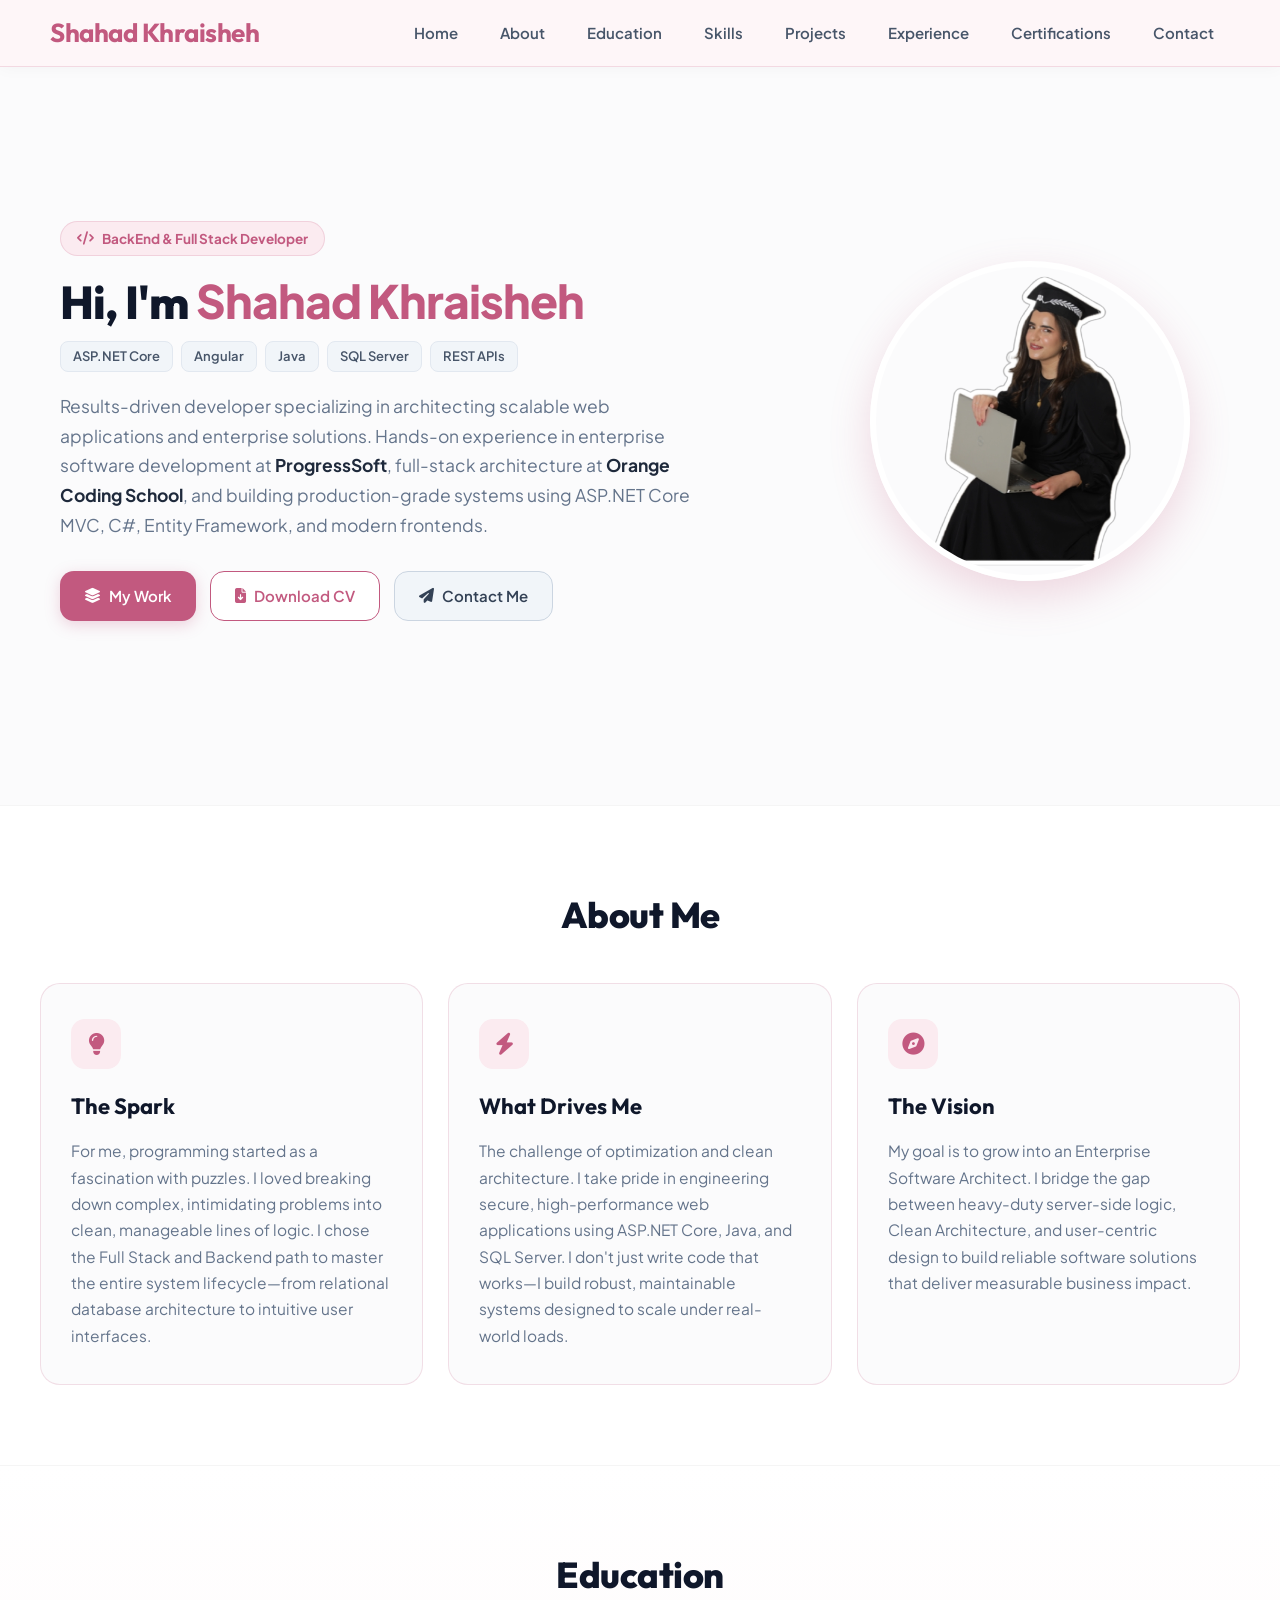
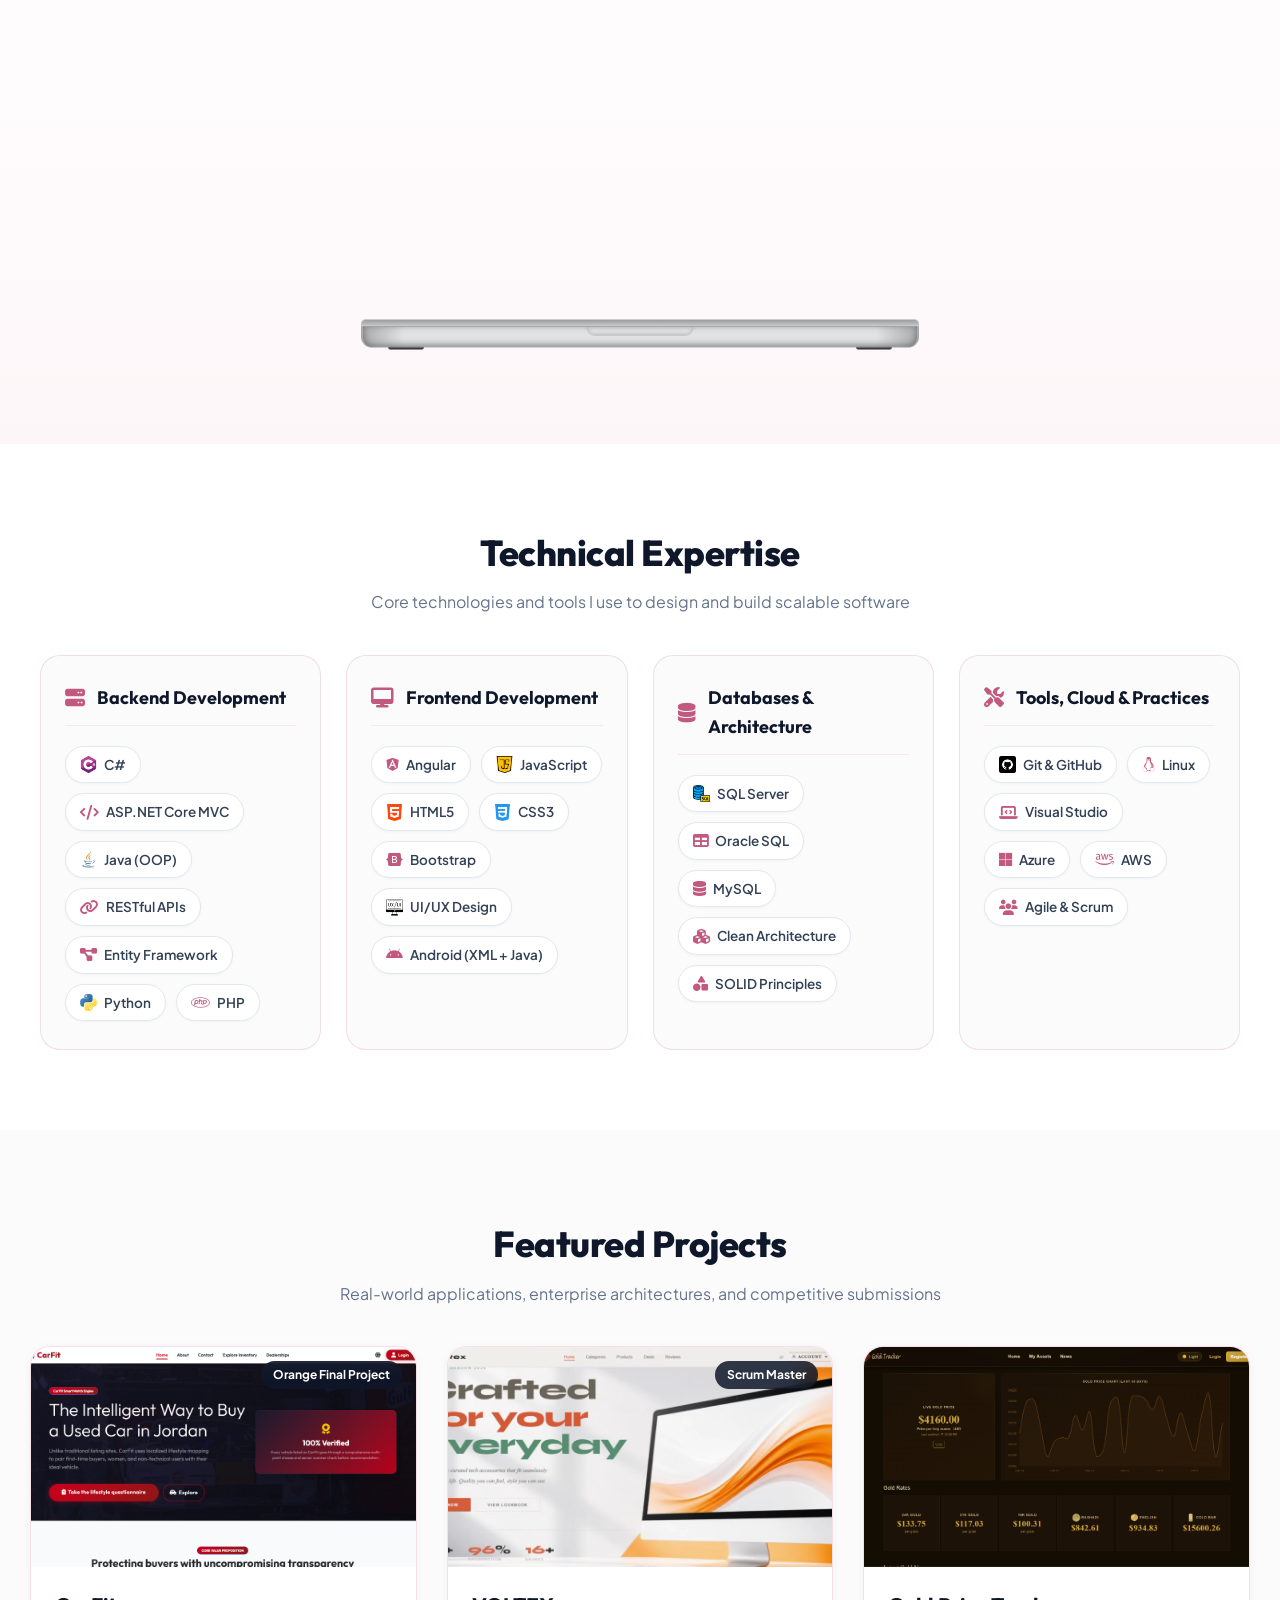
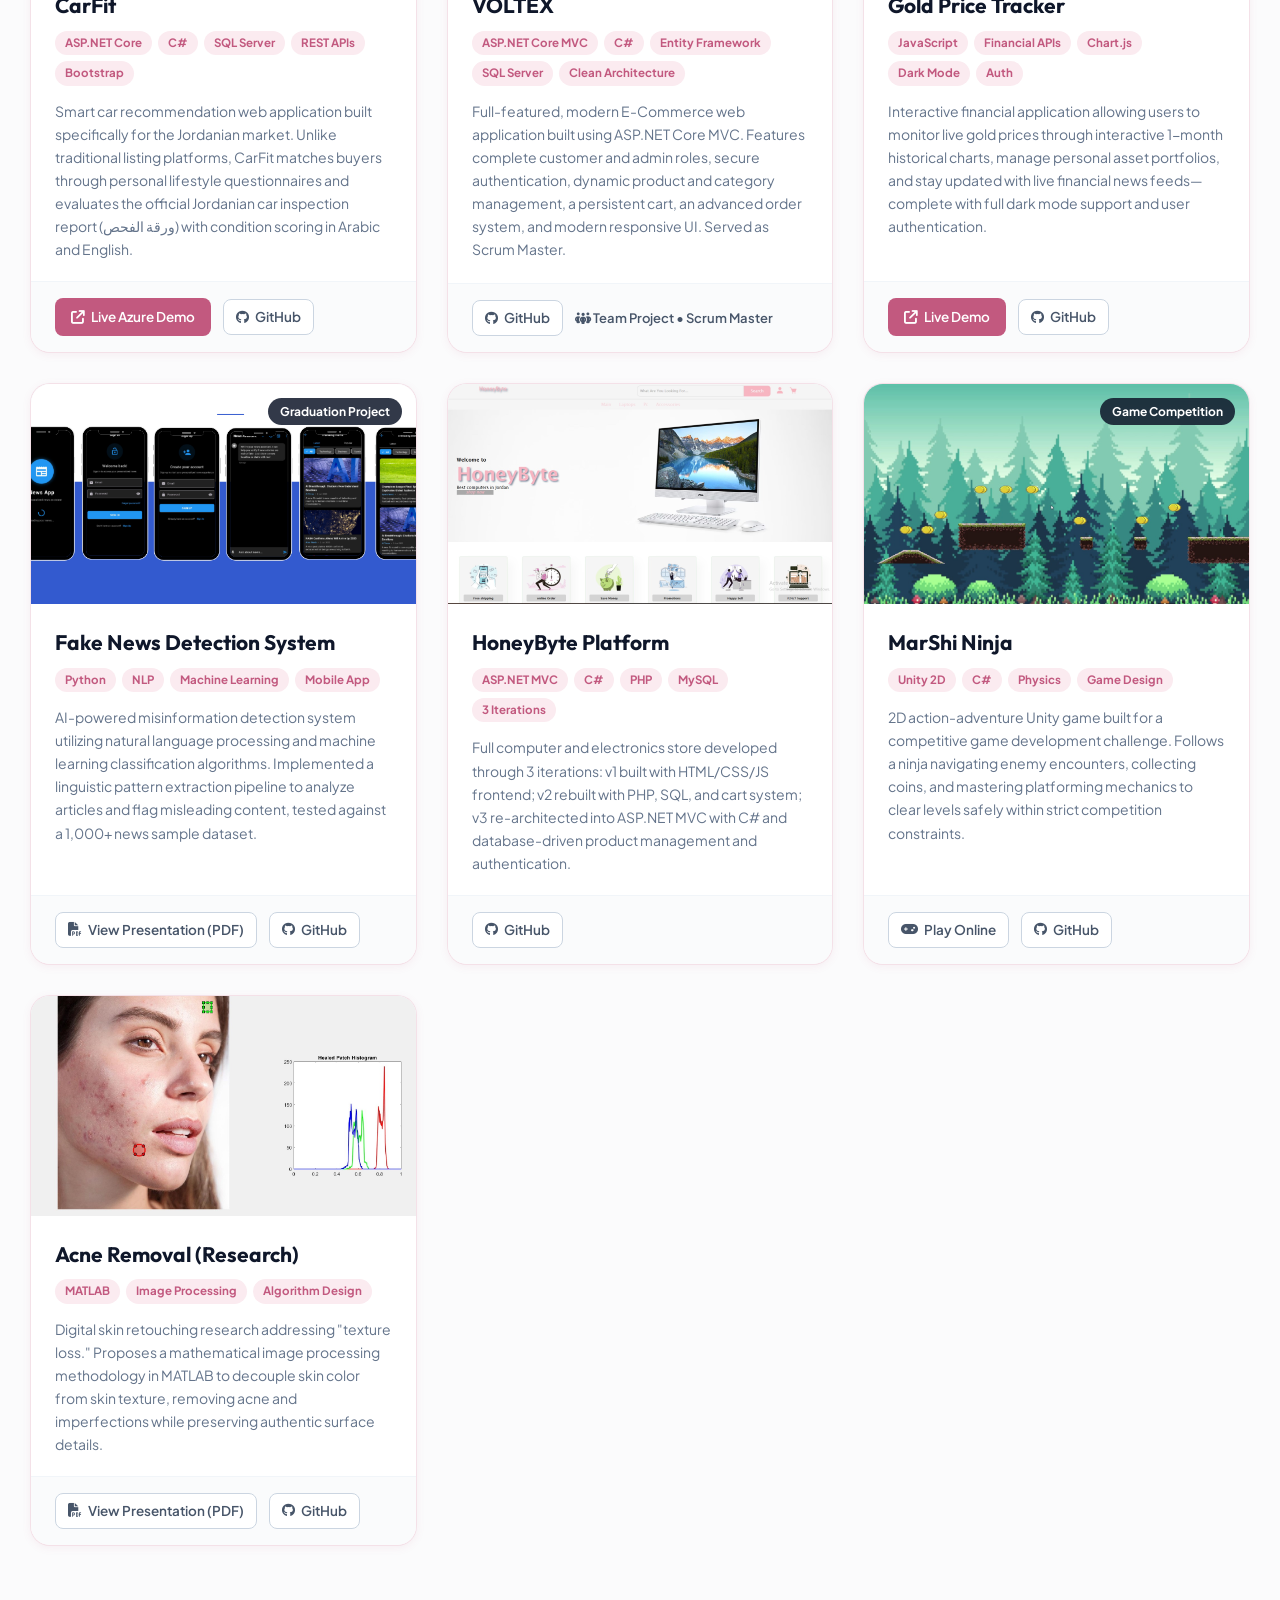
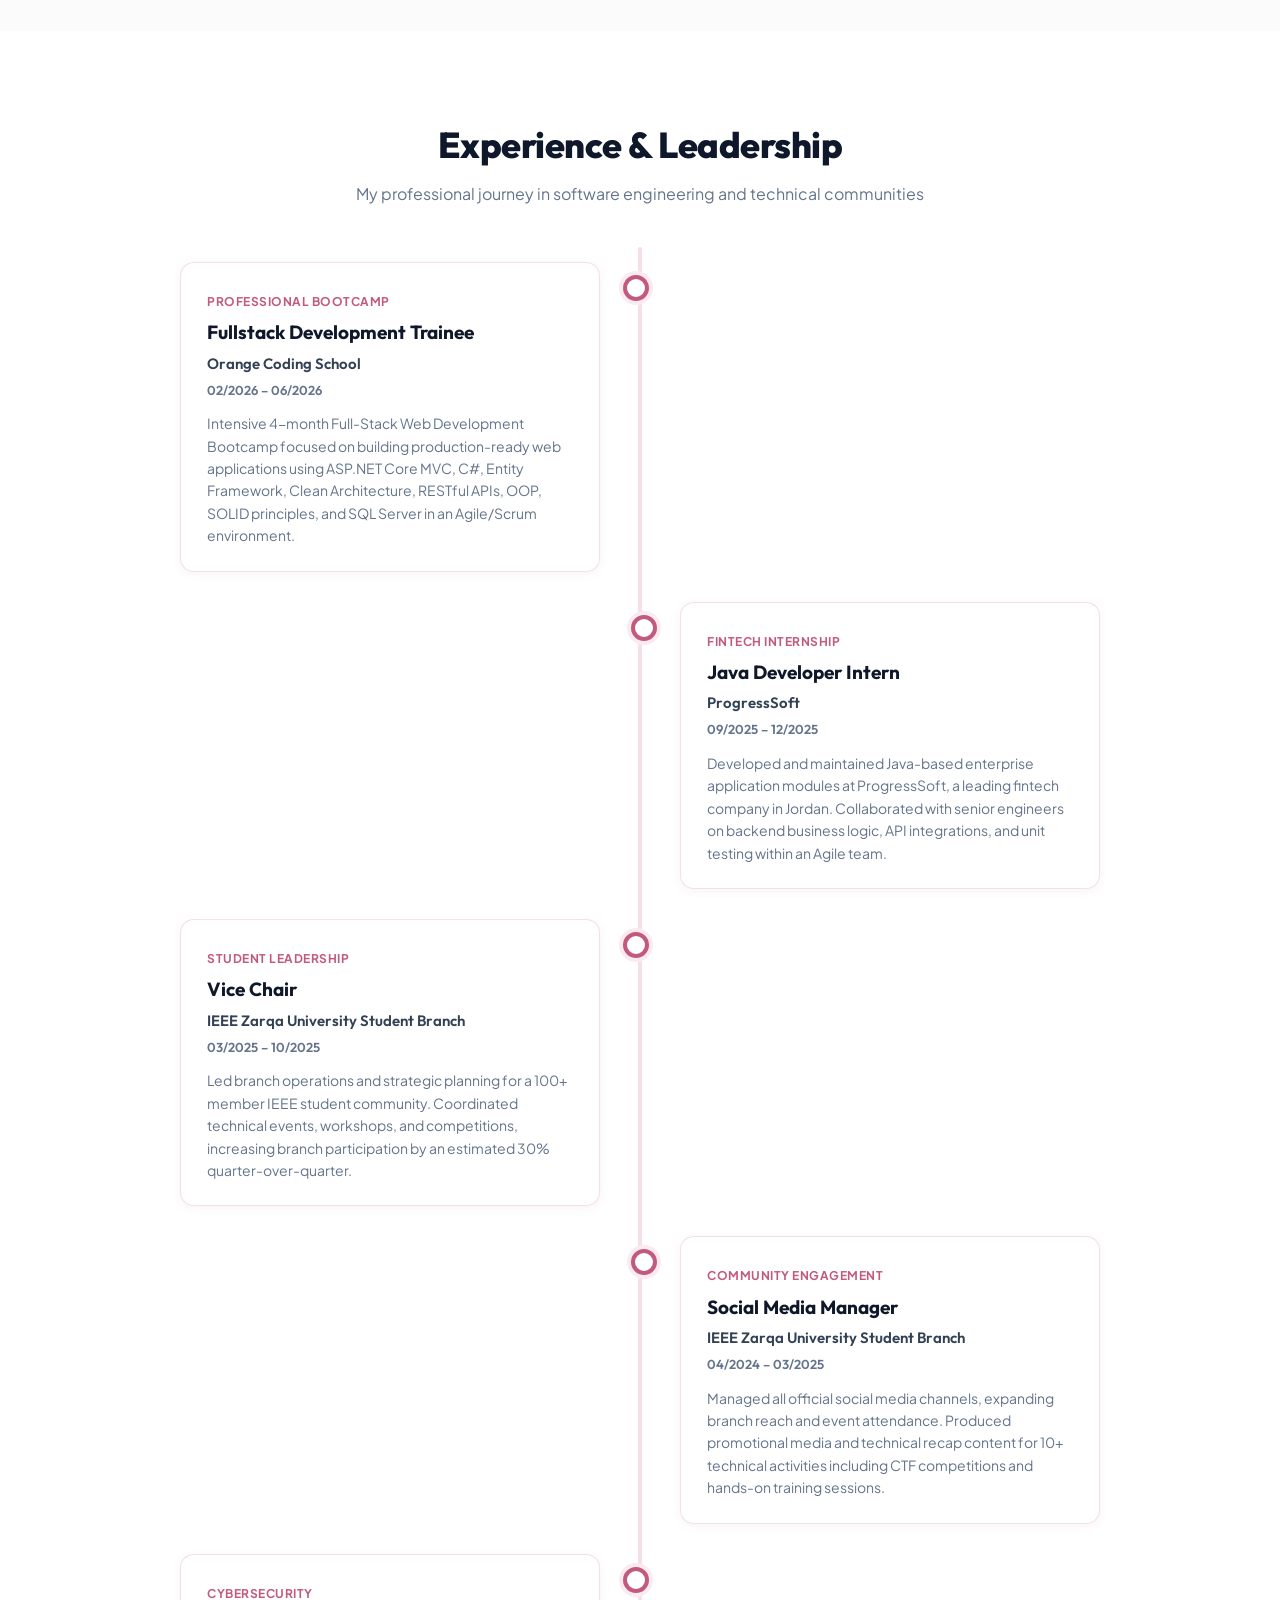
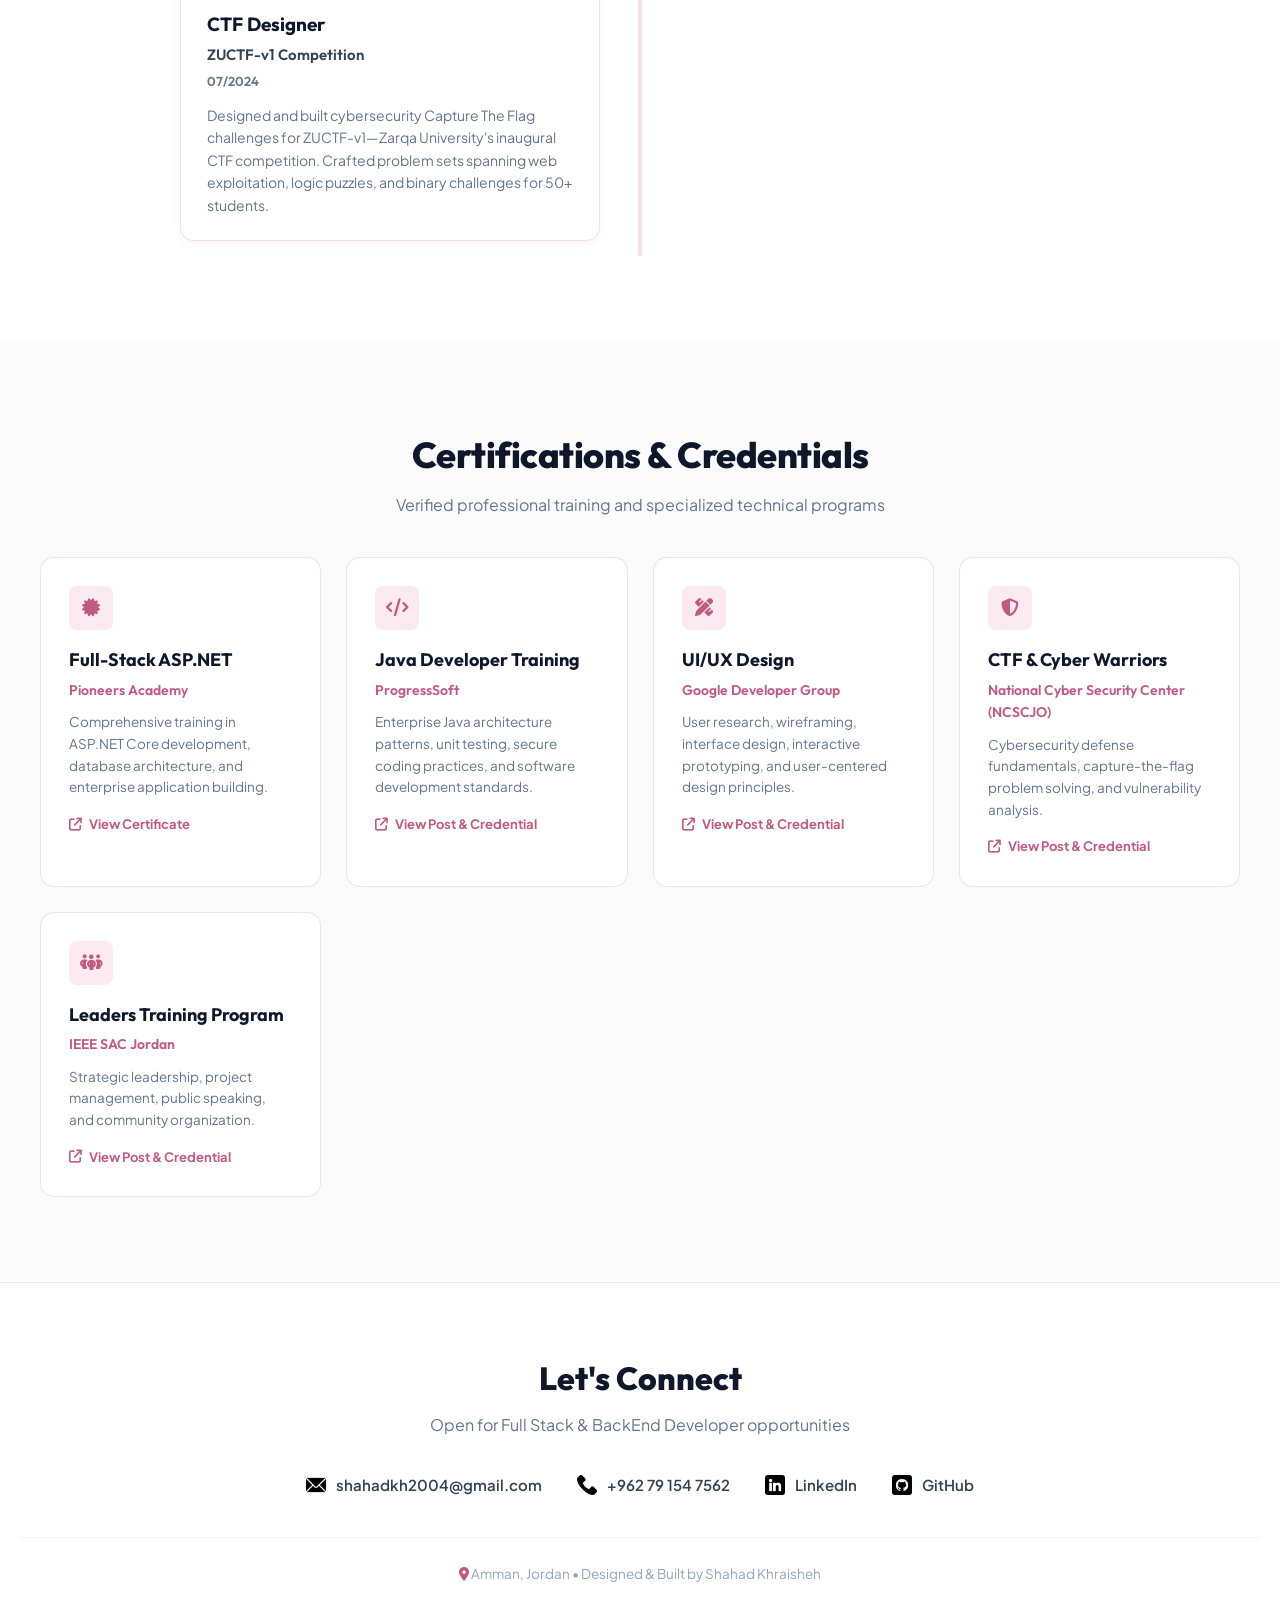
<file: index.html>
<!DOCTYPE html>
<html lang="en">

<head>
    <meta charset="UTF-8">
    <meta name="viewport" content="width=device-width, initial-scale=1.0">
    <title>Shahad Khraisheh | BackEnd & Full Stack Developer</title>
    <meta name="description"
        content="Portfolio of Shahad Khraisheh - BackEnd & Full Stack Developer specializing in ASP.NET Core, Java, Angular, SQL Server, and REST APIs.">
    <!-- Google Fonts -->
    <link rel="preconnect" href="https://fonts.googleapis.com">
    <link rel="preconnect" href="https://fonts.gstatic.com" crossorigin>
    <link
        href="https://fonts.googleapis.com/css2?family=Outfit:wght@400;500;600;700;800&family=Plus+Jakarta+Sans:wght@400;500;600;700&display=swap"
        rel="stylesheet">
    <!-- Font Awesome 6 -->
    <link rel="stylesheet" href="https://cdnjs.cloudflare.com/ajax/libs/font-awesome/6.5.1/css/all.min.css">
    <link rel="stylesheet" href="style.css">
</head>

<body>
    <header>
        <div class="logo">Shahad Khraisheh</div>

        <input type="checkbox" id="menu-toggle" />
        <label for="menu-toggle" class="menu-icon">
            <img src="media/list-solid.png" alt="menu">
        </label>

        <nav class="nav-bar">
            <ul class="nav-links">
                <li><a href="#home">Home</a></li>
                <li><a href="#about">About</a></li>
                <li><a href="#education">Education</a></li>
                <li><a href="#skills">Skills</a></li>
                <li><a href="#projects">Projects</a></li>
                <li><a href="#experience">Experience</a></li>
                <li><a href="#certifications">Certifications</a></li>
                <li><a href="#contact">Contact</a></li>
            </ul>
        </nav>
    </header>

    <main>
        <!-- Hero Section -->
        <section id="home" class="hero">
            <div class="hero-info">
                <div class="hero-badge"><i class="fa-solid fa-code"></i> BackEnd & Full Stack Developer</div>
                <h2>Hi, I'm <span>Shahad Khraisheh</span></h2>
                <div class="hero-tech-tags">
                    <span>ASP.NET Core</span>
                    <span>Angular</span>
                    <span>Java</span>
                    <span>SQL Server</span>
                    <span>REST APIs</span>
                </div>
                <p>
                    Results-driven developer specializing in architecting scalable web applications and enterprise
                    solutions.
                    Hands-on experience in enterprise software development at <strong>ProgressSoft</strong>, full-stack
                    architecture at <strong>Orange Coding School</strong>, and building production-grade systems using
                    ASP.NET Core MVC, C#, Entity Framework, and modern frontends.
                </p>
                <div class="hero-btn">
                    <a href="#projects" class="btn work-btn"><i class="fa-solid fa-layer-group"></i> My Work</a>
                    <a href="cv.html" target="_blank" class="btn cv-btn"><i class="fa-solid fa-file-arrow-down"></i>
                        Download CV</a>
                    <a href="#contact" class="btn Contact-btn"><i class="fa-solid fa-paper-plane"></i> Contact Me</a>
                </div>
            </div>
            <div class="hero-img">
                <img src="media/shahd.webp" alt="Shahad Khraisheh">
            </div>
        </section>

        <!-- About Section -->
        <section id="about" class="about">
            <h1>About Me</h1>
            <div class="about-cards">
                <div class="about-cards-content">
                    <div class="about-icon"><i class="fa-solid fa-lightbulb"></i></div>
                    <h2>The Spark</h2>
                    <p>
                        For me, programming started as a fascination with puzzles. I loved breaking down complex,
                        intimidating problems into clean, manageable lines of logic. I chose the Full Stack and Backend
                        path to master the entire system lifecycle—from relational database architecture to intuitive
                        user interfaces.
                    </p>
                </div>
                <div class="about-cards-content">
                    <div class="about-icon"><i class="fa-solid fa-bolt"></i></div>
                    <h2>What Drives Me</h2>
                    <p>
                        The challenge of optimization and clean architecture. I take pride in engineering secure,
                        high-performance web applications using ASP.NET Core, Java, and SQL Server. I don't just write
                        code that works—I build robust, maintainable systems designed to scale under real-world loads.
                    </p>
                </div>
                <div class="about-cards-content">
                    <div class="about-icon"><i class="fa-solid fa-compass"></i></div>
                    <h2>The Vision</h2>
                    <p>
                        My goal is to grow into an Enterprise Software Architect. I bridge the gap between heavy-duty
                        server-side logic, Clean Architecture, and user-centric design to build reliable software
                        solutions that deliver measurable business impact.
                    </p>
                </div>
            </div>
        </section>

        <!-- Education Section -->
        <section id="education" class="education">
            <h1>Education</h1>
            <div class="laptop">
                <div class="screen">
                    <div class="header"></div>
                    <div class="text">
                        <h2>Zarqa University</h2>
                        <h3>Bachelor of Science in Computer Science</h3>
                        <p class="gpa-badge">GPA: 86%</p>
                        <p class="edu-years">10/2022 – 02/2026</p>
                    </div>
                </div>
                <div class="keyboard"></div>
            </div>
        </section>

        <!-- Skills Section -->
        <section id="skills" class="skills">
            <div class="skills-header">
                <h1>Technical Expertise</h1>
                <p class="section-subtitle">Core technologies and tools I use to design and build scalable software</p>
            </div>

            <div class="skills-grid-container">
                <!-- Backend -->
                <div class="skill-category-card">
                    <div class="category-header">
                        <i class="fa-solid fa-server"></i>
                        <h3>Backend Development</h3>
                    </div>
                    <div class="skill-tags">
                        <span class="skill-tag"><img src="media/c-sharp.png" alt="C#"> C#</span>
                        <span class="skill-tag"><i class="fa-solid fa-code"></i> ASP.NET Core MVC</span>
                        <span class="skill-tag"><img src="media/java.png" alt="Java"> Java (OOP)</span>
                        <span class="skill-tag"><i class="fa-solid fa-link"></i> RESTful APIs</span>
                        <span class="skill-tag"><i class="fa-solid fa-diagram-project"></i> Entity Framework</span>
                        <span class="skill-tag"><img src="media/python.png" alt="Python"> Python</span>
                        <span class="skill-tag"><i class="fa-brands fa-php"></i> PHP</span>
                    </div>
                </div>

                <!-- Frontend -->
                <div class="skill-category-card">
                    <div class="category-header">
                        <i class="fa-solid fa-desktop"></i>
                        <h3>Frontend Development</h3>
                    </div>
                    <div class="skill-tags">
                        <span class="skill-tag"><i class="fa-brands fa-angular"></i> Angular</span>
                        <span class="skill-tag"><img src="media/java-script.png" alt="JavaScript"> JavaScript</span>
                        <span class="skill-tag"><img src="media/html-5.png" alt="HTML5"> HTML5</span>
                        <span class="skill-tag"><img src="media/css-3.png" alt="CSS3"> CSS3</span>
                        <span class="skill-tag"><i class="fa-brands fa-bootstrap"></i> Bootstrap</span>
                        <span class="skill-tag"><img src="media/design.png" alt="UI/UX"> UI/UX Design</span>
                        <span class="skill-tag"><i class="fa-brands fa-android"></i> Android (XML + Java)</span>
                    </div>
                </div>

                <!-- Databases -->
                <div class="skill-category-card">
                    <div class="category-header">
                        <i class="fa-solid fa-database"></i>
                        <h3>Databases & Architecture</h3>
                    </div>
                    <div class="skill-tags">
                        <span class="skill-tag"><img src="media/database.png" alt="SQL Server"> SQL Server</span>
                        <span class="skill-tag"><i class="fa-solid fa-table"></i> Oracle SQL</span>
                        <span class="skill-tag"><i class="fa-solid fa-database"></i> MySQL</span>
                        <span class="skill-tag"><i class="fa-solid fa-cubes"></i> Clean Architecture</span>
                        <span class="skill-tag"><i class="fa-solid fa-shapes"></i> SOLID Principles</span>
                    </div>
                </div>

                <!-- Tools & Practices -->
                <div class="skill-category-card">
                    <div class="category-header">
                        <i class="fa-solid fa-screwdriver-wrench"></i>
                        <h3>Tools, Cloud & Practices</h3>
                    </div>
                    <div class="skill-tags">
                        <span class="skill-tag"><img src="media/github.png" alt="Git"> Git & GitHub</span>
                        <span class="skill-tag"><i class="fa-brands fa-linux"></i> Linux</span>
                        <span class="skill-tag"><i class="fa-solid fa-laptop-code"></i> Visual Studio</span>
                        <span class="skill-tag"><i class="fa-brands fa-microsoft"></i> Azure</span>
                        <span class="skill-tag"><i class="fa-brands fa-aws"></i> AWS</span>
                        <span class="skill-tag"><i class="fa-solid fa-users"></i> Agile & Scrum</span>
                    </div>
                </div>
            </div>
        </section>

        <!-- Projects Section -->
        <section id="projects" class="projects">
            <h1>Featured Projects</h1>
            <p class="section-subtitle">Real-world applications, enterprise architectures, and competitive submissions
            </p>

            <div class="projects-grid">
                <!-- 1. CarFit -->
                <div class="project-card-contant">
                    <div class="project-img-wrapper">
                        <img src="media/carfit.png" alt="CarFit Recommendation App">
                        <span class="featured-badge">Orange Final Project</span>
                    </div>
                    <h2>CarFit</h2>
                    <div class="project-tags">
                        <span>ASP.NET Core</span>
                        <span>C#</span>
                        <span>SQL Server</span>
                        <span>REST APIs</span>
                        <span>Bootstrap</span>
                    </div>
                    <p class="short-desc">
                        Smart car recommendation web application built specifically for the Jordanian market. Unlike
                        traditional listing platforms, CarFit matches buyers through personal lifestyle questionnaires
                        and evaluates the official Jordanian car inspection report (ورقة الفحص) with condition scoring
                        in Arabic and English.
                    </p>
                    <div class="project-links">
                        <a href="https://carfit-shahad-fea5abd3faayg8fa.westus3-01.azurewebsites.net/" target="_blank"
                            rel="noopener noreferrer" class="btn-demo"><i
                                class="fa-solid fa-arrow-up-right-from-square"></i> Live Azure Demo</a>
                        <a href="https://github.com/shahadkhraisheh96/CarFit" target="_blank" rel="noopener noreferrer"
                            class="github-link"><i class="fa-brands fa-github"></i> GitHub</a>
                    </div>
                </div>

                <!-- 2. Voltex -->
                <div class="project-card-contant">
                    <div class="project-img-wrapper">
                        <img src="media/voltex.png" alt="Voltex E-Commerce App">
                        <span class="featured-badge">Scrum Master</span>
                    </div>
                    <h2>VOLTEX</h2>
                    <div class="project-tags">
                        <span>ASP.NET Core MVC</span>
                        <span>C#</span>
                        <span>Entity Framework</span>
                        <span>SQL Server</span>
                        <span>Clean Architecture</span>
                    </div>
                    <p class="short-desc">
                        Full-featured, modern E-Commerce web application built using ASP.NET Core MVC. Features complete
                        customer and admin roles, secure authentication, dynamic product and category management, a
                        persistent cart, an advanced order system, and modern responsive UI. Served as Scrum Master.
                    </p>
                    <div class="project-links">
                        <a href="https://github.com/yousefzuainat/E-commerce_FullStuckProject" target="_blank"
                            rel="noopener noreferrer" class="github-link"><i class="fa-brands fa-github"></i> GitHub</a>
                        <span class="project-status-badge"><i class="fa-solid fa-people-group"></i> Team Project • Scrum
                            Master</span>
                    </div>
                </div>

                <!-- 3. Gold Tracker -->
                <div class="project-card-contant">
                    <div class="project-img-wrapper">
                        <img src="media/goldtracker.png" alt="Gold Tracker Project">
                    </div>
                    <h2>Gold Price Tracker</h2>
                    <div class="project-tags">
                        <span>JavaScript</span>
                        <span>Financial APIs</span>
                        <span>Chart.js</span>
                        <span>Dark Mode</span>
                        <span>Auth</span>
                    </div>
                    <p class="short-desc">
                        Interactive financial application allowing users to monitor live gold prices through interactive
                        1-month historical charts, manage personal asset portfolios, and stay updated with live
                        financial news feeds—complete with full dark mode support and user authentication.
                    </p>
                    <div class="project-links">
                        <a href="https://shahadkhraisheh96.github.io/goldTrakerProject/" target="_blank"
                            rel="noopener noreferrer" class="btn-demo"><i
                                class="fa-solid fa-arrow-up-right-from-square"></i> Live Demo</a>
                        <a href="https://github.com/shahadkhraisheh96/goldTrakerProject" target="_blank"
                            rel="noopener noreferrer" class="github-link"><i class="fa-brands fa-github"></i> GitHub</a>
                    </div>
                </div>

                <!-- 4. Fake News Detection System -->
                <div class="project-card-contant">
                    <div class="project-img-wrapper">
                        <img src="media/fnd2.png" alt="Fake News Detection System">
                        <span class="featured-badge">Graduation Project</span>
                    </div>
                    <h2>Fake News Detection System</h2>
                    <div class="project-tags">
                        <span>Python</span>
                        <span>NLP</span>
                        <span>Machine Learning</span>
                        <span>Mobile App</span>
                    </div>
                    <p class="short-desc">
                        AI-powered misinformation detection system utilizing natural language processing and machine
                        learning classification algorithms. Implemented a linguistic pattern extraction pipeline to
                        analyze articles and flag misleading content, tested against a 1,000+ news sample dataset.
                    </p>
                    <div class="project-links">
                        <a href="media/FND-pdf.pdf" target="_blank" class="pdf-link"><i
                                class="fa-solid fa-file-pdf"></i> View Presentation (PDF)</a>
                        <a href="https://github.com/shahadkhraisheh96/fake-news-app" target="_blank"
                            rel="noopener noreferrer" class="github-link"><i class="fa-brands fa-github"></i> GitHub</a>
                    </div>
                </div>

                <!-- 5. HoneyByte E-Commerce Platform -->
                <div class="project-card-contant">
                    <div class="project-img-wrapper">
                        <img src="media/HoneyByte.jpeg" alt="HoneyByte E-Commerce Store">
                    </div>
                    <h2>HoneyByte Platform</h2>
                    <div class="project-tags">
                        <span>ASP.NET MVC</span>
                        <span>C#</span>
                        <span>PHP</span>
                        <span>MySQL</span>
                        <span>3 Iterations</span>
                    </div>
                    <p class="short-desc">
                        Full computer and electronics store developed through 3 iterations: v1 built with HTML/CSS/JS
                        frontend; v2 rebuilt with PHP, SQL, and cart system; v3 re-architected into ASP.NET MVC with C#
                        and database-driven product management and authentication.
                    </p>
                    <div class="project-links">
                        <a href="https://github.com/shahadkhraisheh96/HoneyByte" target="_blank"
                            rel="noopener noreferrer" class="github-link"><i class="fa-brands fa-github"></i> GitHub</a>
                    </div>
                </div>

                <!-- 6. MarShi Ninja -->
                <div class="project-card-contant">
                    <div class="project-img-wrapper">
                        <img src="media/marshi.jpeg" alt="MarShi Ninja Game">
                        <span class="featured-badge">Game Competition</span>
                    </div>
                    <h2>MarShi Ninja</h2>
                    <div class="project-tags">
                        <span>Unity 2D</span>
                        <span>C#</span>
                        <span>Physics</span>
                        <span>Game Design</span>
                    </div>
                    <p class="short-desc">
                        2D action-adventure Unity game built for a competitive game development challenge. Follows a
                        ninja navigating enemy encounters, collecting coins, and mastering platforming mechanics to
                        clear levels safely within strict competition constraints.
                    </p>
                    <div class="project-links">
                        <a href="https://play.unity.com/en/games/b0aaad6c-4b36-46de-b9db-596f1935fb92/marshi-ninja"
                            target="_blank" rel="noopener noreferrer" class="pdf-link"><i
                                class="fa-solid fa-gamepad"></i> Play Online</a>
                        <a href="https://github.com/shahadkhraisheh96/MarShi-ninja" target="_blank"
                            rel="noopener noreferrer" class="github-link"><i class="fa-brands fa-github"></i> GitHub</a>
                    </div>
                </div>

                <!-- 7. Acne Removal Research -->
                <div class="project-card-contant">
                    <div class="project-img-wrapper">
                        <img src="media/acneremovel.jpeg" alt="Acne Removal Research">
                    </div>
                    <h2>Acne Removal (Research)</h2>
                    <div class="project-tags">
                        <span>MATLAB</span>
                        <span>Image Processing</span>
                        <span>Algorithm Design</span>
                    </div>
                    <p class="short-desc">
                        Digital skin retouching research addressing "texture loss." Proposes a mathematical image
                        processing methodology in MATLAB to decouple skin color from skin texture, removing acne and
                        imperfections while preserving authentic surface details.
                    </p>
                    <div class="project-links">
                        <a href="media/PREIMG.pdf" target="_blank" class="pdf-link"><i class="fa-solid fa-file-pdf"></i>
                            View Presentation (PDF)</a>
                        <a href="https://github.com/shahadkhraisheh96/acne-removel-matlab" target="_blank"
                            rel="noopener noreferrer" class="github-link"><i class="fa-brands fa-github"></i> GitHub</a>
                    </div>
                </div>
            </div>
        </section>

        <!-- Experience Timeline -->
        <section id="experience" class="experience">
            <h1>Experience & Leadership</h1>
            <p class="section-subtitle">My professional journey in software engineering and technical communities</p>

            <div class="timeline">
                <!-- 1. Orange Coding School -->
                <div class="container left-card">
                    <img src="media/o.png" alt="Orange Coding School">
                    <div class="experience-card">
                        <span class="role-type">Professional Bootcamp</span>
                        <h2>Fullstack Development Trainee</h2>
                        <h4>Orange Coding School</h4>
                        <h5>02/2026 – 06/2026</h5>
                        <p>Intensive 4-month Full-Stack Web Development Bootcamp focused on building production-ready
                            web applications using ASP.NET Core MVC, C#, Entity Framework, Clean Architecture, RESTful
                            APIs, OOP, SOLID principles, and SQL Server in an Agile/Scrum environment.</p>
                    </div>
                </div>

                <!-- 2. ProgressSoft -->
                <div class="container right-card">
                    <img src="media/progressSoft.jpg" alt="ProgressSoft">
                    <div class="experience-card">
                        <span class="role-type">Fintech Internship</span>
                        <h2>Java Developer Intern</h2>
                        <h4>ProgressSoft</h4>
                        <h5>09/2025 – 12/2025</h5>
                        <p>Developed and maintained Java-based enterprise application modules at ProgressSoft, a leading
                            fintech company in Jordan. Collaborated with senior engineers on backend business logic, API
                            integrations, and unit testing within an Agile team.</p>
                    </div>
                </div>

                <!-- 3. IEEE Vice Chair -->
                <div class="container left-card">
                    <img src="media/ieeezu.jpg" alt="IEEE Zarqa University">
                    <div class="experience-card">
                        <span class="role-type">Student Leadership</span>
                        <h2>Vice Chair</h2>
                        <h4>IEEE Zarqa University Student Branch</h4>
                        <h5>03/2025 – 10/2025</h5>
                        <p>Led branch operations and strategic planning for a 100+ member IEEE student community.
                            Coordinated technical events, workshops, and competitions, increasing branch participation
                            by an estimated 30% quarter-over-quarter.</p>
                    </div>
                </div>

                <!-- 4. IEEE Social Media Manager -->
                <div class="container right-card">
                    <img src="media/ieeezu.jpg" alt="IEEE Zarqa University">
                    <div class="experience-card">
                        <span class="role-type">Community Engagement</span>
                        <h2>Social Media Manager</h2>
                        <h4>IEEE Zarqa University Student Branch</h4>
                        <h5>04/2024 – 03/2025</h5>
                        <p>Managed all official social media channels, expanding branch reach and event attendance.
                            Produced promotional media and technical recap content for 10+ technical activities
                            including CTF competitions and hands-on training sessions.</p>
                    </div>
                </div>

                <!-- 5. CTF Designer -->
                <div class="container left-card">
                    <img src="media/ieeezu.jpg" alt="ZUCTF">
                    <div class="experience-card">
                        <span class="role-type">Cybersecurity</span>
                        <h2>CTF Designer</h2>
                        <h4>ZUCTF-v1 Competition</h4>
                        <h5>07/2024</h5>
                        <p>Designed and built cybersecurity Capture The Flag challenges for ZUCTF-v1—Zarqa University's
                            inaugural CTF competition. Crafted problem sets spanning web exploitation, logic puzzles,
                            and binary challenges for 50+ students.</p>
                    </div>
                </div>
            </div>
        </section>

        <!-- Certifications Section -->
        <section id="certifications" class="certifications">
            <h1>Certifications & Credentials</h1>
            <p class="section-subtitle">Verified professional training and specialized technical programs</p>

            <div class="certifications-grid">
                <div class="cert-card">
                    <div class="cert-icon"><i class="fa-solid fa-certificate"></i></div>
                    <h3>Full-Stack ASP.NET</h3>
                    <h4>Pioneers Academy</h4>
                    <p>Comprehensive training in ASP.NET Core development, database architecture, and enterprise
                        application building.</p>
                    <a href="https://drive.google.com/drive/folders/1nKyIVzBUbimYJMG6J1DeGCbDVBtL8edH?usp=drive_link"
                        target="_blank" rel="noopener noreferrer" class="cert-link"><i
                            class="fa-solid fa-arrow-up-right-from-square"></i> View Certificate</a>
                </div>
                <div class="cert-card">
                    <div class="cert-icon"><i class="fa-solid fa-code"></i></div>
                    <h3>Java Developer Training</h3>
                    <h4>ProgressSoft</h4>
                    <p>Enterprise Java architecture patterns, unit testing, secure coding practices, and software
                        development standards.</p>
                    <a href="https://www.linkedin.com/posts/shahadkhraisheh_internship-progresssoft-softwaredevelopment-activity-7408953130043809792-CtFK?utm_source=share&utm_medium=member_desktop&rcm=ACoAAE2CmZwBPTxw1ESe7PVSKY-77216U0ndvu8"
                        target="_blank" rel="noopener noreferrer" class="cert-link"><i
                            class="fa-solid fa-arrow-up-right-from-square"></i> View Post & Credential</a>
                </div>
                <div class="cert-card">
                    <div class="cert-icon"><i class="fa-solid fa-pen-ruler"></i></div>
                    <h3>UI/UX Design</h3>
                    <h4>Google Developer Group</h4>
                    <p>User research, wireframing, interface design, interactive prototyping, and user-centered design
                        principles.</p>
                    <a href="https://www.linkedin.com/posts/shahadkhraisheh_uiux-designthinking-learningandgrowing-activity-7304096485741154304-wje-?utm_source=share&utm_medium=member_desktop&rcm=ACoAAE2CmZwBPTxw1ESe7PVSKY-77216U0ndvu8"
                        target="_blank" rel="noopener noreferrer" class="cert-link"><i
                            class="fa-solid fa-arrow-up-right-from-square"></i> View Post & Credential</a>
                </div>
                <div class="cert-card">
                    <div class="cert-icon"><i class="fa-solid fa-shield-halved"></i></div>
                    <h3>CTF & Cyber Warriors</h3>
                    <h4>National Cyber Security Center (NCSCJO)</h4>
                    <p>Cybersecurity defense fundamentals, capture-the-flag problem solving, and vulnerability analysis.
                    </p>
                    <a href="https://www.linkedin.com/posts/shahadkhraisheh_im-so-happy-to-share-this-achievement-that-activity-7215015288113655809-Hjpr?utm_source=share&utm_medium=member_desktop&rcm=ACoAAE2CmZwBPTxw1ESe7PVSKY-77216U0ndvu8"
                        target="_blank" rel="noopener noreferrer" class="cert-link"><i
                            class="fa-solid fa-arrow-up-right-from-square"></i> View Post & Credential</a>
                </div>
                <div class="cert-card">
                    <div class="cert-icon"><i class="fa-solid fa-people-group"></i></div>
                    <h3>Leaders Training Program</h3>
                    <h4>IEEE SAC Jordan</h4>
                    <p>Strategic leadership, project management, public speaking, and community organization.</p>
                    <a href="https://www.linkedin.com/posts/shahadkhraisheh_thrilled-to-share-that-ive-successfully-activity-7273694511644499968--2un?utm_source=share&utm_medium=member_desktop&rcm=ACoAAE2CmZwBPTxw1ESe7PVSKY-77216U0ndvu8"
                        target="_blank" rel="noopener noreferrer" class="cert-link"><i
                            class="fa-solid fa-arrow-up-right-from-square"></i> View Post & Credential</a>
                </div>
            </div>
        </section>
    </main>

    <!-- Footer / Contact -->
    <footer id="contact">
        <h1>Let's Connect</h1>
        <p class="footer-subtitle">Open for Full Stack & BackEnd Developer opportunities</p>

        <div class="contact-info">
            <ul>
                <li>
                    <img src="media/email.png" alt="email">
                    <a href="mailto:shahadkh2004@gmail.com">shahadkh2004@gmail.com</a>
                </li>
                <li>
                    <img src="media/phone-call.png" alt="phone">
                    <a href="tel:+962791547562">+962 79 154 7562</a>
                </li>
                <li>
                    <img src="media/linkedin.png" alt="LinkedIn">
                    <a href="https://linkedin.com/in/shahadkhraisheh" target="_blank"
                        rel="noopener noreferrer">LinkedIn</a>
                </li>
                <li>
                    <img src="media/github.png" alt="GitHub">
                    <a href="https://github.com/shahadkhraisheh96" target="_blank" rel="noopener noreferrer">GitHub</a>
                </li>
            </ul>
        </div>
        <div class="footer-bottom">
            <p><i class="fa-solid fa-location-dot"></i> Amman, Jordan • Designed & Built by Shahad Khraisheh</p>
        </div>
    </footer>
</body>

</html>
</file>
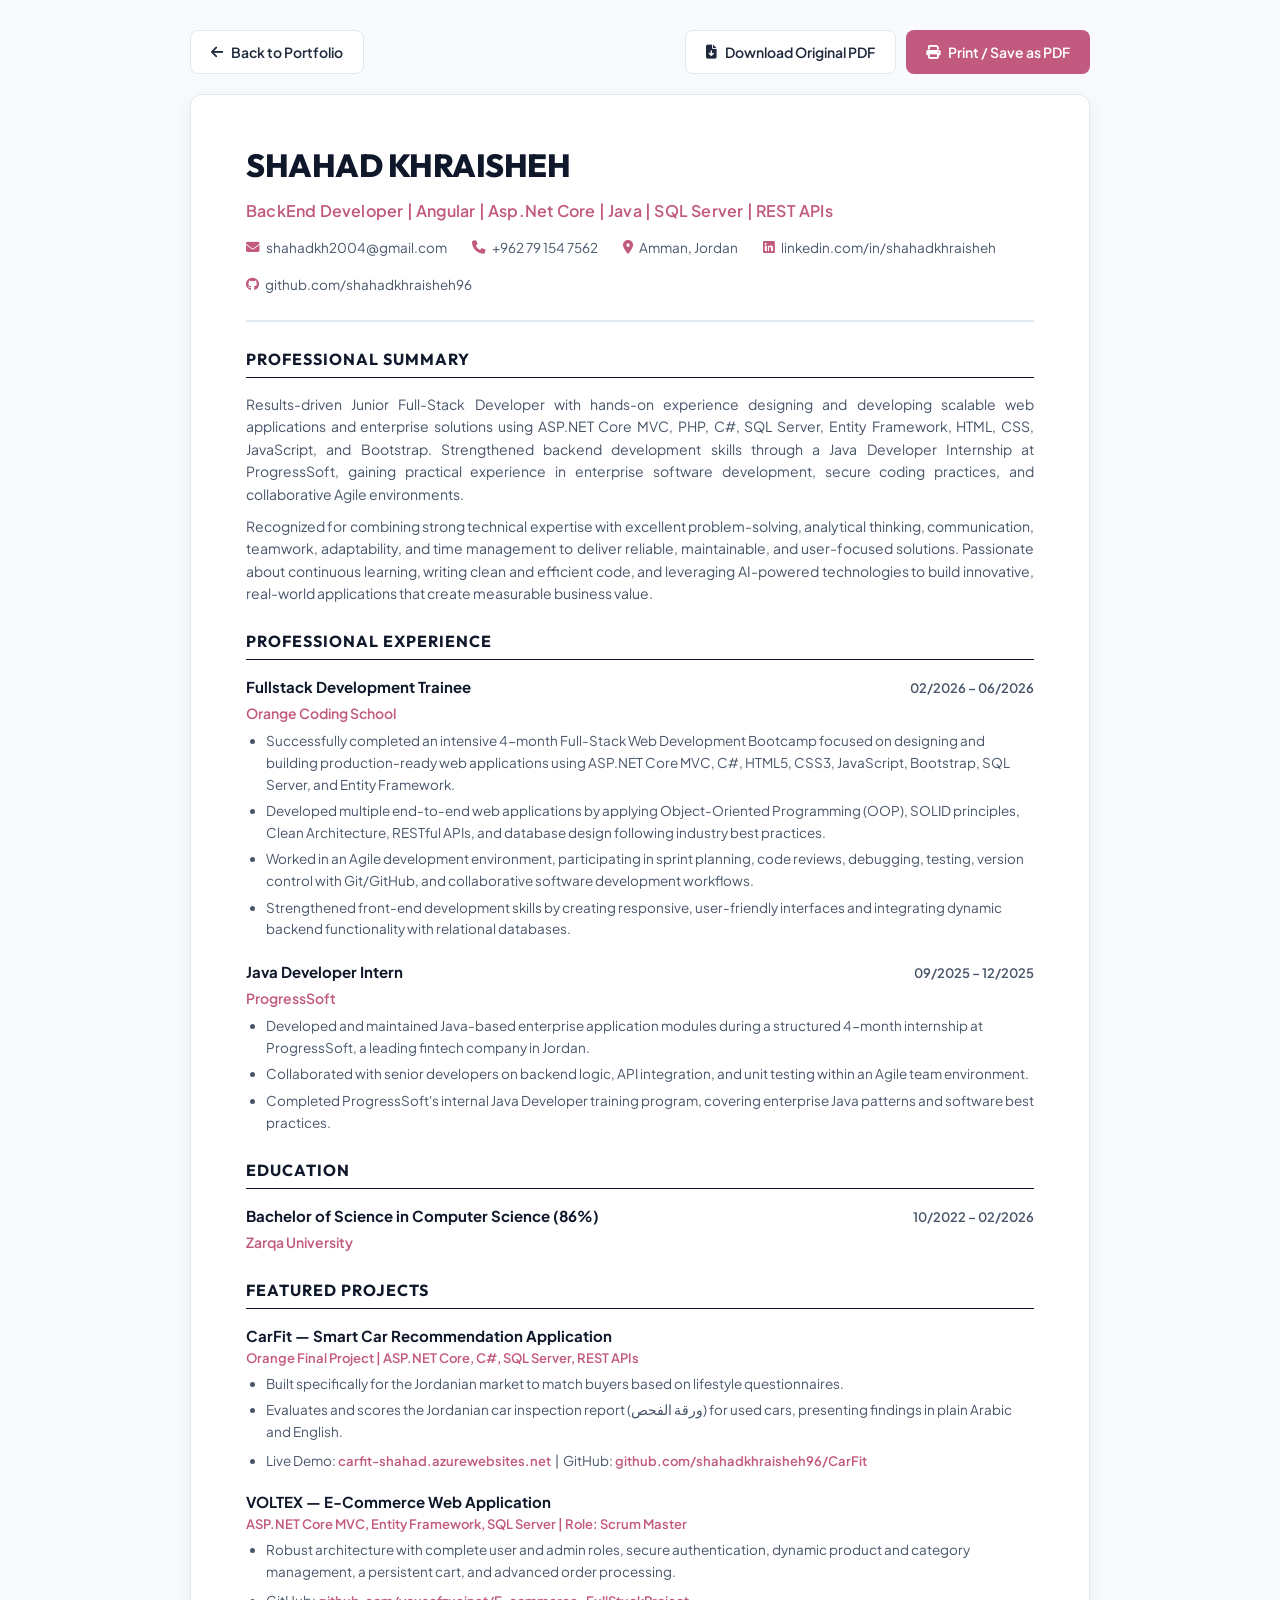
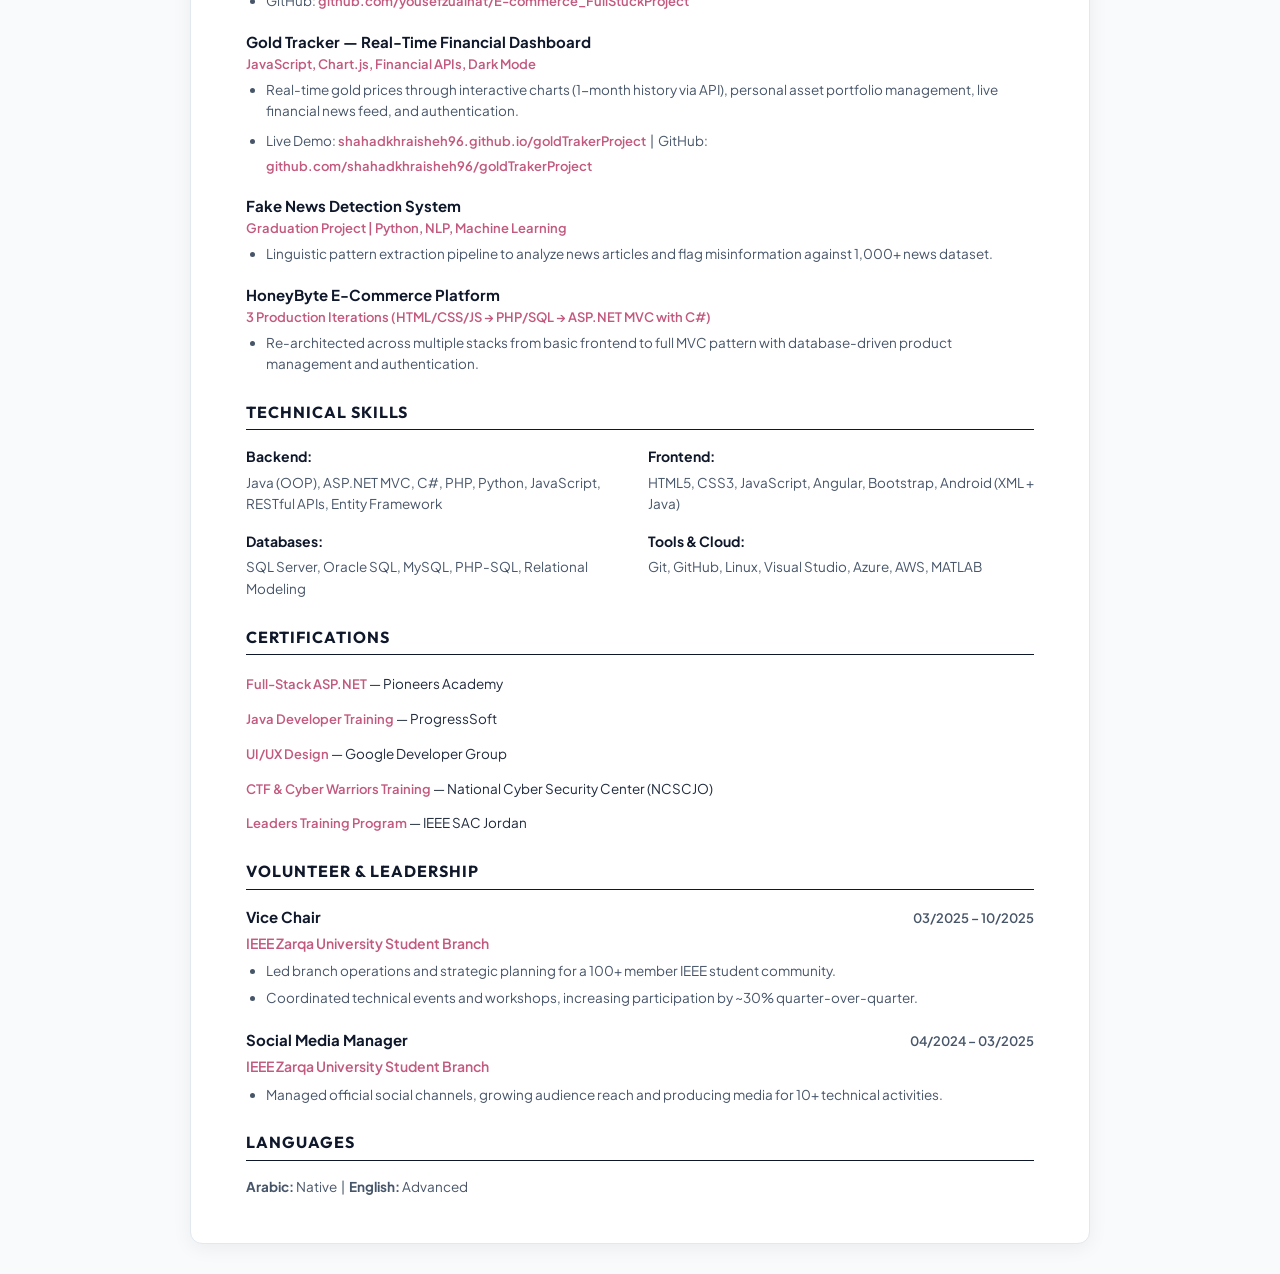
<file: cv.html>
<!DOCTYPE html>
<html lang="en">
<head>
    <meta charset="UTF-8">
    <meta name="viewport" content="width=device-width, initial-scale=1.0">
    <title>Shahad Khraisheh — Curriculum Vitae</title>
    <!-- Google Fonts -->
    <link rel="preconnect" href="https://fonts.googleapis.com">
    <link rel="preconnect" href="https://fonts.gstatic.com" crossorigin>
    <link href="https://fonts.googleapis.com/css2?family=Outfit:wght@400;600;700&family=Plus+Jakarta+Sans:wght@400;500;600;700&display=swap" rel="stylesheet">
    <link rel="stylesheet" href="https://cdnjs.cloudflare.com/ajax/libs/font-awesome/6.5.1/css/all.min.css">
    <style>
        :root {
            --primary: #c2597f;
            --primary-dark: #9e3d61;
            --text-dark: #1e293b;
            --text-muted: #475569;
            --border: #e2e8f0;
            --bg-light: #fdf2f4;
        }

        * {
            margin: 0;
            padding: 0;
            box-sizing: border-box;
            font-family: 'Plus Jakarta Sans', sans-serif;
        }

        body {
            background-color: #f8fafc;
            color: var(--text-dark);
            line-height: 1.6;
            padding: 30px 15px;
        }

        .cv-actions {
            max-width: 900px;
            margin: 0 auto 20px auto;
            display: flex;
            justify-content: space-between;
            align-items: center;
        }

        .action-btn {
            display: inline-flex;
            align-items: center;
            gap: 8px;
            padding: 10px 20px;
            border-radius: 8px;
            font-weight: 600;
            font-size: 14px;
            cursor: pointer;
            text-decoration: none;
            transition: all 0.2s ease;
            border: none;
        }

        .btn-back {
            background: #ffffff;
            color: var(--text-dark);
            border: 1px solid var(--border);
        }

        .btn-back:hover {
            background: #f1f5f9;
        }

        .btn-print {
            background: var(--primary);
            color: #ffffff;
        }

        .btn-print:hover {
            background: var(--primary-dark);
        }

        .cv-container {
            max-width: 900px;
            margin: 0 auto;
            background: #ffffff;
            padding: 45px 55px;
            border-radius: 12px;
            box-shadow: 0 4px 20px rgba(0, 0, 0, 0.06);
            border: 1px solid var(--border);
        }

        header.cv-header {
            border-bottom: 2px solid var(--border);
            padding-bottom: 25px;
            margin-bottom: 25px;
        }

        h1.name {
            font-family: 'Outfit', sans-serif;
            font-size: 32px;
            font-weight: 800;
            color: #0f172a;
            letter-spacing: -0.5px;
            text-transform: uppercase;
        }

        .title-tag {
            font-size: 16px;
            font-weight: 600;
            color: var(--primary);
            margin: 6px 0 14px 0;
            letter-spacing: 0.2px;
        }

        .contact-row {
            display: flex;
            flex-wrap: wrap;
            gap: 15px 25px;
            font-size: 13.5px;
            color: var(--text-muted);
        }

        .contact-row a {
            color: var(--text-muted);
            text-decoration: none;
        }

        .contact-row a:hover {
            color: var(--primary);
        }

        .contact-item {
            display: flex;
            align-items: center;
            gap: 6px;
        }

        .contact-item i {
            color: var(--primary);
        }

        .section-title {
            font-family: 'Outfit', sans-serif;
            font-size: 16px;
            font-weight: 700;
            text-transform: uppercase;
            letter-spacing: 1px;
            color: #0f172a;
            border-bottom: 1.5px solid #0f172a;
            padding-bottom: 4px;
            margin: 25px 0 15px 0;
        }

        .summary-text {
            font-size: 14px;
            color: var(--text-muted);
            text-align: justify;
            margin-bottom: 10px;
        }

        .timeline-item {
            margin-bottom: 20px;
        }

        .timeline-header {
            display: flex;
            justify-content: space-between;
            align-items: baseline;
            margin-bottom: 3px;
        }

        .timeline-role {
            font-size: 15px;
            font-weight: 700;
            color: #0f172a;
        }

        .timeline-date {
            font-size: 13px;
            font-weight: 600;
            color: var(--text-muted);
        }

        .timeline-org {
            font-size: 14px;
            font-weight: 600;
            color: var(--primary);
            margin-bottom: 6px;
        }

        ul.bullet-list {
            padding-left: 20px;
            font-size: 13.5px;
            color: var(--text-muted);
        }

        ul.bullet-list li {
            margin-bottom: 5px;
        }

        .skills-table {
            width: 100%;
            display: grid;
            grid-template-columns: 1fr 1fr;
            gap: 15px;
            font-size: 13.5px;
        }

        .skill-group h4 {
            font-size: 14px;
            font-weight: 700;
            color: #0f172a;
            margin-bottom: 4px;
        }

        .skill-group p {
            color: var(--text-muted);
        }

        .cert-item {
            margin-bottom: 10px;
            font-size: 13.5px;
        }

        .cert-item strong {
            color: #0f172a;
        }

        .cert-item span {
            color: var(--text-muted);
        }

        .project-item {
            margin-bottom: 18px;
        }

        .project-title {
            font-size: 15px;
            font-weight: 700;
            color: #0f172a;
        }

        .project-badge {
            font-size: 13px;
            color: var(--primary);
            font-weight: 600;
            margin-bottom: 4px;
        }

        .project-link {
            font-size: 13px;
            color: var(--primary);
            text-decoration: none;
            font-weight: 600;
            margin-top: 4px;
            display: inline-block;
        }

        .project-link:hover {
            text-decoration: underline;
        }

        @media print {
            body {
                background: white;
                padding: 0;
            }
            .cv-actions {
                display: none;
            }
            .cv-container {
                box-shadow: none;
                border: none;
                padding: 0;
                max-width: 100%;
            }
            .section-title {
                break-after: avoid;
            }
            .timeline-item, .project-item {
                break-inside: avoid;
            }
        }
    </style>
</head>
<body>

    <div class="cv-actions">
        <a href="index.html" class="action-btn btn-back"><i class="fa-solid fa-arrow-left"></i> Back to Portfolio</a>
        <div style="display: flex; gap: 10px;">
            <a href="media/Shahad_Khraisheh_CV.pdf" target="_blank" download class="action-btn btn-back"><i class="fa-solid fa-file-arrow-down"></i> Download Original PDF</a>
            <button onclick="window.print()" class="action-btn btn-print"><i class="fa-solid fa-print"></i> Print / Save as PDF</button>
        </div>
    </div>

    <div class="cv-container">
        <header class="cv-header">
            <h1 class="name">Shahad Khraisheh</h1>
            <div class="title-tag">BackEnd Developer | Angular | Asp.Net Core | Java | SQL Server | REST APIs</div>
            <div class="contact-row">
                <div class="contact-item"><i class="fa-solid fa-envelope"></i> <a href="mailto:shahadkh2004@gmail.com">shahadkh2004@gmail.com</a></div>
                <div class="contact-item"><i class="fa-solid fa-phone"></i> <a href="tel:+962791547562">+962 79 154 7562</a></div>
                <div class="contact-item"><i class="fa-solid fa-location-dot"></i> Amman, Jordan</div>
                <div class="contact-item"><i class="fa-brands fa-linkedin"></i> <a href="https://linkedin.com/in/shahadkhraisheh" target="_blank">linkedin.com/in/shahadkhraisheh</a></div>
                <div class="contact-item"><i class="fa-brands fa-github"></i> <a href="https://github.com/shahadkhraisheh96" target="_blank">github.com/shahadkhraisheh96</a></div>
            </div>
        </header>

        <!-- Professional Summary -->
        <section>
            <h2 class="section-title">Professional Summary</h2>
            <p class="summary-text">
                Results-driven Junior Full-Stack Developer with hands-on experience designing and developing scalable web applications and enterprise solutions using ASP.NET Core MVC, PHP, C#, SQL Server, Entity Framework, HTML, CSS, JavaScript, and Bootstrap. Strengthened backend development skills through a Java Developer Internship at ProgressSoft, gaining practical experience in enterprise software development, secure coding practices, and collaborative Agile environments.
            </p>
            <p class="summary-text">
                Recognized for combining strong technical expertise with excellent problem-solving, analytical thinking, communication, teamwork, adaptability, and time management to deliver reliable, maintainable, and user-focused solutions. Passionate about continuous learning, writing clean and efficient code, and leveraging AI-powered technologies to build innovative, real-world applications that create measurable business value.
            </p>
        </section>

        <!-- Experience -->
        <section>
            <h2 class="section-title">Professional Experience</h2>
            
            <div class="timeline-item">
                <div class="timeline-header">
                    <div class="timeline-role">Fullstack Development Trainee</div>
                    <div class="timeline-date">02/2026 – 06/2026</div>
                </div>
                <div class="timeline-org">Orange Coding School</div>
                <ul class="bullet-list">
                    <li>Successfully completed an intensive 4-month Full-Stack Web Development Bootcamp focused on designing and building production-ready web applications using ASP.NET Core MVC, C#, HTML5, CSS3, JavaScript, Bootstrap, SQL Server, and Entity Framework.</li>
                    <li>Developed multiple end-to-end web applications by applying Object-Oriented Programming (OOP), SOLID principles, Clean Architecture, RESTful APIs, and database design following industry best practices.</li>
                    <li>Worked in an Agile development environment, participating in sprint planning, code reviews, debugging, testing, version control with Git/GitHub, and collaborative software development workflows.</li>
                    <li>Strengthened front-end development skills by creating responsive, user-friendly interfaces and integrating dynamic backend functionality with relational databases.</li>
                </ul>
            </div>

            <div class="timeline-item">
                <div class="timeline-header">
                    <div class="timeline-role">Java Developer Intern</div>
                    <div class="timeline-date">09/2025 – 12/2025</div>
                </div>
                <div class="timeline-org">ProgressSoft</div>
                <ul class="bullet-list">
                    <li>Developed and maintained Java-based enterprise application modules during a structured 4-month internship at ProgressSoft, a leading fintech company in Jordan.</li>
                    <li>Collaborated with senior developers on backend logic, API integration, and unit testing within an Agile team environment.</li>
                    <li>Completed ProgressSoft's internal Java Developer training program, covering enterprise Java patterns and software best practices.</li>
                </ul>
            </div>
        </section>

        <!-- Education -->
        <section>
            <h2 class="section-title">Education</h2>
            <div class="timeline-item">
                <div class="timeline-header">
                    <div class="timeline-role">Bachelor of Science in Computer Science (86%)</div>
                    <div class="timeline-date">10/2022 – 02/2026</div>
                </div>
                <div class="timeline-org">Zarqa University</div>
            </div>
        </section>

        <!-- Projects -->
        <section>
            <h2 class="section-title">Featured Projects</h2>
            
            <div class="project-item">
                <div class="project-title">CarFit — Smart Car Recommendation Application</div>
                <div class="project-badge">Orange Final Project | ASP.NET Core, C#, SQL Server, REST APIs</div>
                <ul class="bullet-list">
                    <li>Built specifically for the Jordanian market to match buyers based on lifestyle questionnaires.</li>
                    <li>Evaluates and scores the Jordanian car inspection report (ورقة الفحص) for used cars, presenting findings in plain Arabic and English.</li>
                    <li>Live Demo: <a href="https://carfit-shahad-fea5abd3faayg8fa.westus3-01.azurewebsites.net/" target="_blank" class="project-link">carfit-shahad.azurewebsites.net</a> &nbsp;|&nbsp; GitHub: <a href="https://github.com/shahadkhraisheh96/CarFit" target="_blank" class="project-link">github.com/shahadkhraisheh96/CarFit</a></li>
                </ul>
            </div>

            <div class="project-item">
                <div class="project-title">VOLTEX — E-Commerce Web Application</div>
                <div class="project-badge">ASP.NET Core MVC, Entity Framework, SQL Server | Role: Scrum Master</div>
                <ul class="bullet-list">
                    <li>Robust architecture with complete user and admin roles, secure authentication, dynamic product and category management, a persistent cart, and advanced order processing.</li>
                    <li>GitHub: <a href="https://github.com/yousefzuainat/E-commerce_FullStuckProject" target="_blank" class="project-link">github.com/yousefzuainat/E-commerce_FullStuckProject</a></li>
                </ul>
            </div>

            <div class="project-item">
                <div class="project-title">Gold Tracker — Real-Time Financial Dashboard</div>
                <div class="project-badge">JavaScript, Chart.js, Financial APIs, Dark Mode</div>
                <ul class="bullet-list">
                    <li>Real-time gold prices through interactive charts (1-month history via API), personal asset portfolio management, live financial news feed, and authentication.</li>
                    <li>Live Demo: <a href="https://shahadkhraisheh96.github.io/goldTrakerProject/" target="_blank" class="project-link">shahadkhraisheh96.github.io/goldTrakerProject</a> &nbsp;|&nbsp; GitHub: <a href="https://github.com/shahadkhraisheh96/goldTrakerProject" target="_blank" class="project-link">github.com/shahadkhraisheh96/goldTrakerProject</a></li>
                </ul>
            </div>

            <div class="project-item">
                <div class="project-title">Fake News Detection System</div>
                <div class="project-badge">Graduation Project | Python, NLP, Machine Learning</div>
                <ul class="bullet-list">
                    <li>Linguistic pattern extraction pipeline to analyze news articles and flag misinformation against 1,000+ news dataset.</li>
                </ul>
            </div>

            <div class="project-item">
                <div class="project-title">HoneyByte E-Commerce Platform</div>
                <div class="project-badge">3 Production Iterations (HTML/CSS/JS &rarr; PHP/SQL &rarr; ASP.NET MVC with C#)</div>
                <ul class="bullet-list">
                    <li>Re-architected across multiple stacks from basic frontend to full MVC pattern with database-driven product management and authentication.</li>
                </ul>
            </div>
        </section>

        <!-- Skills -->
        <section>
            <h2 class="section-title">Technical Skills</h2>
            <div class="skills-table">
                <div class="skill-group">
                    <h4>Backend:</h4>
                    <p>Java (OOP), ASP.NET MVC, C#, PHP, Python, JavaScript, RESTful APIs, Entity Framework</p>
                </div>
                <div class="skill-group">
                    <h4>Frontend:</h4>
                    <p>HTML5, CSS3, JavaScript, Angular, Bootstrap, Android (XML + Java)</p>
                </div>
                <div class="skill-group">
                    <h4>Databases:</h4>
                    <p>SQL Server, Oracle SQL, MySQL, PHP-SQL, Relational Modeling</p>
                </div>
                <div class="skill-group">
                    <h4>Tools & Cloud:</h4>
                    <p>Git, GitHub, Linux, Visual Studio, Azure, AWS, MATLAB</p>
                </div>
            </div>
        </section>

        <!-- Certifications -->
        <section>
            <h2 class="section-title">Certifications</h2>
            <div class="cert-item"><strong><a href="https://drive.google.com/drive/folders/1nKyIVzBUbimYJMG6J1DeGCbDVBtL8edH?usp=drive_link" target="_blank" class="project-link">Full-Stack ASP.NET</a></strong> — Pioneers Academy</div>
            <div class="cert-item"><strong><a href="https://www.linkedin.com/posts/shahadkhraisheh_internship-progresssoft-softwaredevelopment-activity-7408953130043809792-CtFK?utm_source=share&utm_medium=member_desktop&rcm=ACoAAE2CmZwBPTxw1ESe7PVSKY-77216U0ndvu8" target="_blank" class="project-link">Java Developer Training</a></strong> — ProgressSoft</div>
            <div class="cert-item"><strong><a href="https://www.linkedin.com/posts/shahadkhraisheh_uiux-designthinking-learningandgrowing-activity-7304096485741154304-wje-?utm_source=share&utm_medium=member_desktop&rcm=ACoAAE2CmZwBPTxw1ESe7PVSKY-77216U0ndvu8" target="_blank" class="project-link">UI/UX Design</a></strong> — Google Developer Group</div>
            <div class="cert-item"><strong><a href="https://www.linkedin.com/posts/shahadkhraisheh_im-so-happy-to-share-this-achievement-that-activity-7215015288113655809-Hjpr?utm_source=share&utm_medium=member_desktop&rcm=ACoAAE2CmZwBPTxw1ESe7PVSKY-77216U0ndvu8" target="_blank" class="project-link">CTF & Cyber Warriors Training</a></strong> — National Cyber Security Center (NCSCJO)</div>
            <div class="cert-item"><strong><a href="https://www.linkedin.com/posts/shahadkhraisheh_thrilled-to-share-that-ive-successfully-activity-7273694511644499968--2un?utm_source=share&utm_medium=member_desktop&rcm=ACoAAE2CmZwBPTxw1ESe7PVSKY-77216U0ndvu8" target="_blank" class="project-link">Leaders Training Program</a></strong> — IEEE SAC Jordan</div>
        </section>

        <!-- Volunteer -->
        <section>
            <h2 class="section-title">Volunteer & Leadership</h2>
            <div class="timeline-item">
                <div class="timeline-header">
                    <div class="timeline-role">Vice Chair</div>
                    <div class="timeline-date">03/2025 – 10/2025</div>
                </div>
                <div class="timeline-org">IEEE Zarqa University Student Branch</div>
                <ul class="bullet-list">
                    <li>Led branch operations and strategic planning for a 100+ member IEEE student community.</li>
                    <li>Coordinated technical events and workshops, increasing participation by ~30% quarter-over-quarter.</li>
                </ul>
            </div>

            <div class="timeline-item">
                <div class="timeline-header">
                    <div class="timeline-role">Social Media Manager</div>
                    <div class="timeline-date">04/2024 – 03/2025</div>
                </div>
                <div class="timeline-org">IEEE Zarqa University Student Branch</div>
                <ul class="bullet-list">
                    <li>Managed official social channels, growing audience reach and producing media for 10+ technical activities.</li>
                </ul>
            </div>
        </section>

        <!-- Languages -->
        <section>
            <h2 class="section-title">Languages</h2>
            <p style="font-size: 13.5px; color: var(--text-muted);"><strong>Arabic:</strong> Native &nbsp;|&nbsp; <strong>English:</strong> Advanced</p>
        </section>
    </div>
</body>
</html>
</file>
<file: style.css>
/* ==========================================================================
   Shahad Khraisheh — Portfolio Stylesheet
   Design System: Modern Rose-Gold & Slate with Clean Glassmorphism
   ========================================================================== */

:root {
  --primary: #c2597f;
  --primary-hover: #a84368;
  --primary-light: #fbebf0;
  --primary-glow: rgba(194, 89, 127, 0.25);
  
  --bg-main: #fbfbfc;
  --bg-card: #ffffff;
  --bg-header: rgba(254, 246, 248, 0.92);
  
  --text-main: #1e293b;
  --text-muted: #64748b;
  --text-subtle: #94a3b8;
  
  --border-light: rgba(194, 89, 127, 0.18);
  --border-focus: rgba(194, 89, 127, 0.45);
  
  --shadow-sm: 0 2px 8px rgba(194, 89, 127, 0.08);
  --shadow-md: 0 8px 24px rgba(194, 89, 127, 0.12);
  --shadow-lg: 0 16px 40px rgba(194, 89, 127, 0.18);
  
  --radius-sm: 8px;
  --radius-md: 14px;
  --radius-lg: 20px;
  --radius-full: 9999px;
  
  --transition: all 0.25s cubic-bezier(0.16, 1, 0.3, 1);
}

* {
  padding: 0;
  margin: 0;
  box-sizing: border-box;
  font-family: 'Plus Jakarta Sans', -apple-system, BlinkMacSystemFont, "Segoe UI", Roboto, sans-serif;
}

html {
  scroll-behavior: smooth;
  scroll-padding-top: 80px;
}

body {
  background-color: var(--bg-main);
  color: var(--text-main);
  line-height: 1.6;
  overflow-x: hidden;
}

h1, h2, h3, h4, h5, .logo {
  font-family: 'Outfit', sans-serif;
}

/* --------------------------------------------------------------------------
   HEADER & NAVIGATION
   -------------------------------------------------------------------------- */
header {
  display: flex;
  justify-content: space-between;
  align-items: center;
  background-color: var(--bg-header);
  backdrop-filter: blur(12px);
  -webkit-backdrop-filter: blur(12px);
  border-bottom: 1px solid var(--border-light);
  box-shadow: 0 2px 15px rgba(0, 0, 0, 0.03);
  position: sticky;
  top: 0;
  z-index: 1000;
  padding: 12px 50px;
  transition: var(--transition);
}

.logo {
  font-weight: 700;
  color: var(--primary);
  font-size: 26px;
  letter-spacing: -0.5px;
  cursor: pointer;
  transition: var(--transition);
}

.logo:hover {
  transform: translateY(-1px);
  text-shadow: 0 4px 12px var(--primary-glow);
}

.nav-links {
  display: flex;
  align-items: center;
  list-style: none;
  gap: 10px;
}

.nav-links li a {
  text-decoration: none;
  font-size: 15px;
  font-weight: 600;
  color: #475569;
  padding: 8px 16px;
  border-radius: var(--radius-full);
  transition: var(--transition);
}

.nav-links li a:hover {
  color: var(--primary);
  background-color: var(--primary-light);
}

#menu-toggle,
.menu-icon {
  display: none;
}

/* --------------------------------------------------------------------------
   HERO SECTION
   -------------------------------------------------------------------------- */
.hero {
  display: flex;
  justify-content: space-between;
  align-items: center;
  max-width: 1240px;
  margin: 0 auto;
  padding: 60px 40px 90px 40px;
  gap: 40px;
  min-height: 82vh;
}

.hero-info {
  flex: 1;
  max-width: 650px;
}

.hero-badge {
  display: inline-flex;
  align-items: center;
  gap: 8px;
  padding: 6px 16px;
  background-color: var(--primary-light);
  color: var(--primary);
  border: 1px solid var(--border-light);
  border-radius: var(--radius-full);
  font-size: 13.5px;
  font-weight: 700;
  margin-bottom: 18px;
}

.hero-info h2 {
  font-size: 46px;
  font-weight: 800;
  line-height: 1.15;
  color: #0f172a;
  margin-bottom: 12px;
  letter-spacing: -1px;
}

.hero-info h2 span {
  color: var(--primary);
  position: relative;
}

.hero-tech-tags {
  display: flex;
  flex-wrap: wrap;
  gap: 8px;
  margin-bottom: 20px;
}

.hero-tech-tags span {
  font-size: 13px;
  font-weight: 600;
  color: #475569;
  background-color: #f1f5f9;
  padding: 4px 12px;
  border-radius: var(--radius-sm);
  border: 1px solid #e2e8f0;
}

.hero-info p {
  font-size: 17.5px;
  color: var(--text-muted);
  line-height: 1.7;
  margin-bottom: 30px;
}

.hero-info p strong {
  color: var(--text-main);
}

.hero-btn {
  display: flex;
  flex-wrap: wrap;
  gap: 14px;
}

.btn {
  display: inline-flex;
  align-items: center;
  gap: 8px;
  padding: 12px 24px;
  font-size: 15px;
  font-weight: 600;
  border-radius: var(--radius-md);
  text-decoration: none;
  cursor: pointer;
  transition: var(--transition);
  border: none;
}

.work-btn {
  background-color: var(--primary);
  color: #ffffff;
  box-shadow: 0 4px 15px var(--primary-glow);
}

.work-btn:hover {
  background-color: var(--primary-hover);
  transform: translateY(-2px);
  box-shadow: 0 8px 20px var(--primary-glow);
}

.cv-btn {
  background-color: #ffffff;
  color: var(--primary);
  border: 1.5px solid var(--primary);
}

.cv-btn:hover {
  background-color: var(--primary-light);
  transform: translateY(-2px);
}

.Contact-btn {
  background-color: #f1f5f9;
  color: #334155;
  border: 1px solid #cbd5e1;
}

.Contact-btn:hover {
  background-color: #e2e8f0;
  color: #0f172a;
  transform: translateY(-2px);
}

.hero-img {
  flex: 0 0 380px;
  display: flex;
  justify-content: center;
  position: relative;
}

.hero-img img {
  width: 320px;
  height: 320px;
  object-fit: cover;
  border-radius: 50%;
  border: 6px solid #ffffff;
  box-shadow: 0 16px 40px rgba(194, 89, 127, 0.22);
  transition: transform 0.4s cubic-bezier(0.16, 1, 0.3, 1);
}

.hero-img:hover img {
  transform: scale(1.04);
}

/* --------------------------------------------------------------------------
   SECTION HEADERS
   -------------------------------------------------------------------------- */
section h1 {
  text-align: center;
  font-size: 36px;
  font-weight: 800;
  color: #0f172a;
  margin-bottom: 8px;
  letter-spacing: -0.5px;
}

.section-subtitle {
  text-align: center;
  color: var(--text-muted);
  font-size: 16px;
  max-width: 650px;
  margin: 0 auto 40px auto;
}

/* --------------------------------------------------------------------------
   ABOUT SECTION
   -------------------------------------------------------------------------- */
.about {
  padding: 80px 30px;
  background-color: #ffffff;
  border-top: 1px solid rgba(0, 0, 0, 0.04);
  border-bottom: 1px solid rgba(0, 0, 0, 0.04);
}

.about-cards {
  display: grid;
  grid-template-columns: repeat(auto-fit, minmax(300px, 1fr));
  gap: 25px;
  max-width: 1200px;
  margin: 40px auto 0 auto;
}

.about-cards-content {
  background: var(--bg-main);
  border: 1px solid var(--border-light);
  border-radius: var(--radius-lg);
  padding: 35px 30px;
  transition: var(--transition);
  position: relative;
}

.about-cards-content:hover {
  transform: translateY(-5px);
  box-shadow: var(--shadow-md);
  border-color: var(--border-focus);
}

.about-icon {
  width: 50px;
  height: 50px;
  border-radius: var(--radius-md);
  background-color: var(--primary-light);
  color: var(--primary);
  display: flex;
  align-items: center;
  justify-content: center;
  font-size: 22px;
  margin-bottom: 20px;
}

.about-cards-content h2 {
  font-size: 22px;
  font-weight: 700;
  color: #0f172a;
  margin-bottom: 14px;
}

.about-cards-content p {
  color: var(--text-muted);
  font-size: 15.5px;
  line-height: 1.7;
}

/* --------------------------------------------------------------------------
   EDUCATION SECTION & 3D LAPTOP
   -------------------------------------------------------------------------- */
.education {
  padding: 80px 20px;
  text-align: center;
  display: flex;
  flex-direction: column;
  align-items: center;
  justify-content: center;
  background: linear-gradient(180deg, #ffffff 0%, #fdf6f8 100%);
}

.laptop {
  transform: scale(0.9);
  margin-top: 20px;
}

.screen {
  border-radius: 20px;
  box-shadow:
    inset 0 0 0 2px #c8cacb,
    inset 0 0 0 10px #000;
  height: 318px;
  width: 518px;
  margin: 0 auto;
  padding: 9px 9px 23px 9px;
  position: relative;
  display: flex;
  align-items: center;
  justify-content: center;
  background-image: linear-gradient(
    135deg,
    #1e1b4b 0%,
    #4338ca 40%,
    #be185d 80%,
    #f43f5e 100%
  );
  transform-style: preserve-3d;
  transform: perspective(1900px) rotateX(-88.5deg);
  transform-origin: 50% 100%;
  animation: open 7s infinite alternate cubic-bezier(0.45, 0.05, 0.55, 0.95);
}

@keyframes open {
  0% {
    transform: perspective(1900px) rotateX(-88.5deg);
  }
  100% {
    transform: perspective(1000px) rotateX(0deg);
  }
}

.screen::before {
  content: "";
  width: 518px;
  height: 12px;
  position: absolute;
  background: linear-gradient(#979899, transparent);
  top: -3px;
  transform: rotateX(90deg);
  border-radius: 5px 5px;
}

.text {
  color: #fff;
  text-align: center;
}

.text h2 {
  font-size: 24px;
  font-weight: 800;
  margin-bottom: 6px;
  text-shadow: 0 2px 8px rgba(0, 0, 0, 0.4);
}

.text h3 {
  font-size: 16px;
  font-weight: 500;
  color: #e2e8f0;
  margin-bottom: 12px;
}

.gpa-badge {
  display: inline-block;
  background: rgba(255, 255, 255, 0.22);
  backdrop-filter: blur(8px);
  padding: 4px 14px;
  border-radius: var(--radius-full);
  font-weight: 700;
  font-size: 14px;
  letter-spacing: 0.5px;
  margin-bottom: 6px;
}

.edu-years {
  font-size: 13px;
  color: #cbd5e1;
}

.header {
  width: 100px;
  height: 12px;
  position: absolute;
  background-color: #000;
  top: 10px;
  left: 50%;
  transform: translate(-50%, 0);
  border-radius: 0 0 6px 6px;
}

.screen::after {
  background: linear-gradient(to bottom, #272727, #0d0d0d);
  border-radius: 0 0 20px 20px;
  bottom: 2px;
  content: "";
  height: 24px;
  left: 2px;
  position: absolute;
  width: 514px;
}

.keyboard {
  background: radial-gradient(circle at center, #e2e3e4 85%, #a9abac 100%);
  border: solid #a0a3a7;
  border-radius: 2px 2px 12px 12px;
  border-width: 1px 2px 0 2px;
  box-shadow: inset 0 -2px 8px 0 #6c7074;
  height: 24px;
  margin-top: -10px;
  position: relative;
  width: 620px;
  z-index: 9;
}

.keyboard::after {
  background: #e2e3e4;
  border-radius: 0 0 10px 10px;
  box-shadow: inset 0 0 4px 2px #babdbf;
  content: "";
  height: 10px;
  left: 50%;
  margin-left: -60px;
  position: absolute;
  top: 0;
  width: 120px;
}

.keyboard::before {
  background: 0 0;
  border-radius: 0 0 3px 3px;
  bottom: -2px;
  box-shadow: -270px 0 #272727, 250px 0 #272727;
  content: "";
  height: 2px;
  left: 50%;
  margin-left: -10px;
  position: absolute;
  width: 40px;
}

/* --------------------------------------------------------------------------
   SKILLS SECTION
   -------------------------------------------------------------------------- */
.skills {
  padding: 80px 30px;
  background-color: #ffffff;
}

.skills-grid-container {
  display: grid;
  grid-template-columns: repeat(auto-fit, minmax(260px, 1fr));
  gap: 25px;
  max-width: 1200px;
  margin: 0 auto;
}

.skill-category-card {
  background: var(--bg-main);
  border: 1px solid var(--border-light);
  border-radius: var(--radius-lg);
  padding: 28px 24px;
  transition: var(--transition);
}

.skill-category-card:hover {
  transform: translateY(-4px);
  box-shadow: var(--shadow-md);
  border-color: var(--border-focus);
}

.category-header {
  display: flex;
  align-items: center;
  gap: 12px;
  margin-bottom: 20px;
  padding-bottom: 12px;
  border-bottom: 1.5px solid rgba(194, 89, 127, 0.12);
}

.category-header i {
  font-size: 20px;
  color: var(--primary);
}

.category-header h3 {
  font-size: 18px;
  font-weight: 700;
  color: #0f172a;
}

.skill-tags {
  display: flex;
  flex-wrap: wrap;
  gap: 10px;
}

.skill-tag {
  display: inline-flex;
  align-items: center;
  gap: 7px;
  background-color: #ffffff;
  border: 1px solid #e2e8f0;
  padding: 7px 14px;
  border-radius: var(--radius-full);
  font-size: 13.5px;
  font-weight: 600;
  color: #334155;
  box-shadow: 0 1px 3px rgba(0, 0, 0, 0.04);
  transition: var(--transition);
}

.skill-tag:hover {
  border-color: var(--primary);
  color: var(--primary);
  background-color: var(--primary-light);
  transform: translateY(-2px);
}

.skill-tag img {
  width: 17px;
  height: 17px;
  object-fit: contain;
}

.skill-tag i {
  font-size: 15px;
  color: var(--primary);
}

/* --------------------------------------------------------------------------
   PROJECTS SECTION
   -------------------------------------------------------------------------- */
.projects {
  padding: 85px 30px;
  background-color: #fbfbfc;
}

.projects-grid {
  display: grid;
  grid-template-columns: repeat(auto-fit, minmax(350px, 1fr));
  gap: 30px;
  max-width: 1240px;
  margin: 0 auto;
}

.project-card-contant {
  background: #ffffff;
  border: 1px solid var(--border-light);
  border-radius: var(--radius-lg);
  overflow: hidden;
  box-shadow: var(--shadow-sm);
  display: flex;
  flex-direction: column;
  transition: var(--transition);
}

.project-card-contant:hover {
  transform: translateY(-6px);
  box-shadow: var(--shadow-lg);
  border-color: var(--border-focus);
}

.project-img-wrapper {
  position: relative;
  width: 100%;
  height: 220px;
  overflow: hidden;
  background-color: #f1f5f9;
}

.project-img-wrapper img {
  width: 100%;
  height: 100%;
  object-fit: cover;
  object-position: top center;
  transition: transform 0.5s ease;
}

.project-card-contant:hover .project-img-wrapper img {
  transform: scale(1.05);
}

.featured-badge {
  position: absolute;
  top: 14px;
  right: 14px;
  background: rgba(15, 23, 42, 0.85);
  backdrop-filter: blur(8px);
  color: #ffffff;
  font-size: 12px;
  font-weight: 700;
  padding: 4px 12px;
  border-radius: var(--radius-full);
}

.project-card-contant h2 {
  font-size: 21px;
  font-weight: 700;
  color: #0f172a;
  padding: 22px 24px 8px 24px;
}

.project-tags {
  display: flex;
  flex-wrap: wrap;
  gap: 6px;
  padding: 0 24px 14px 24px;
}

.project-tags span {
  font-size: 11.5px;
  font-weight: 700;
  color: var(--primary);
  background-color: var(--primary-light);
  padding: 3px 10px;
  border-radius: var(--radius-full);
}

.short-desc {
  padding: 0 24px 20px 24px;
  font-size: 14px;
  color: var(--text-muted);
  line-height: 1.65;
  flex-grow: 1;
}

.project-links {
  display: flex;
  align-items: center;
  flex-wrap: wrap;
  gap: 12px;
  padding: 16px 24px;
  background-color: #fafbfc;
  border-top: 1px solid #f1f5f9;
}

.project-links a {
  text-decoration: none;
  font-size: 13.5px;
  font-weight: 600;
  display: inline-flex;
  align-items: center;
  gap: 6px;
  transition: var(--transition);
}

.btn-demo {
  background-color: var(--primary);
  color: #ffffff !important;
  padding: 8px 16px;
  border-radius: var(--radius-sm);
  font-weight: 600;
}

.btn-demo:hover {
  background-color: var(--primary-hover);
}

.pdf-link, .github-link {
  color: #475569 !important;
  padding: 6px 12px;
  border-radius: var(--radius-sm);
  border: 1px solid #cbd5e1;
  background: #ffffff;
}

.pdf-link:hover, .github-link:hover {
  color: var(--primary) !important;
  border-color: var(--primary);
}

.project-status-badge {
  font-size: 13px;
  font-weight: 600;
  color: #475569;
}

/* --------------------------------------------------------------------------
   EXPERIENCE SECTION & TIMELINE
   -------------------------------------------------------------------------- */
.experience {
  padding: 85px 20px;
  background-color: #ffffff;
}

.timeline {
  position: relative;
  max-width: 1000px;
  margin: 40px auto 0 auto;
}

.timeline::after {
  content: '';
  position: absolute;
  width: 4px;
  background-color: var(--border-light);
  top: 0;
  bottom: 0;
  left: 50%;
  margin-left: -2px;
  border-radius: 2px;
}

.container {
  padding: 15px 40px;
  position: relative;
  width: 50%;
  box-sizing: border-box;
}

.container::after {
  content: '';
  position: absolute;
  width: 18px;
  height: 18px;
  right: -9px;
  background-color: #ffffff;
  border: 4px solid var(--primary);
  top: 28px;
  border-radius: 50%;
  z-index: 10;
  box-shadow: 0 0 0 4px var(--primary-light);
}

.right-card {
  left: 50%;
}

.left-card {
  left: 0;
}

.right-card::after {
  left: -9px;
}

.container > img {
  display: none; /* Logo is moved cleanly inside card */
}

.experience-card {
  background-color: #ffffff;
  border: 1px solid var(--border-light);
  border-radius: var(--radius-md);
  padding: 24px 26px;
  box-shadow: var(--shadow-sm);
  transition: var(--transition);
}

.experience-card:hover {
  transform: translateY(-4px);
  box-shadow: var(--shadow-md);
  border-color: var(--border-focus);
}

.role-type {
  display: inline-block;
  font-size: 12px;
  font-weight: 700;
  color: var(--primary);
  text-transform: uppercase;
  letter-spacing: 0.5px;
  margin-bottom: 6px;
}

.experience-card h2 {
  font-size: 19px;
  font-weight: 700;
  color: #0f172a;
  margin-bottom: 4px;
}

.experience-card h4 {
  font-size: 15px;
  font-weight: 600;
  color: #334155;
  margin-bottom: 4px;
}

.experience-card h5 {
  font-size: 13px;
  font-weight: 600;
  color: var(--text-muted);
  margin-bottom: 12px;
}

.experience-card p {
  font-size: 14px;
  color: var(--text-muted);
  line-height: 1.6;
}

/* --------------------------------------------------------------------------
   CERTIFICATIONS SECTION
   -------------------------------------------------------------------------- */
.certifications {
  padding: 85px 30px;
  background-color: var(--bg-main);
}

.certifications-grid {
  display: grid;
  grid-template-columns: repeat(auto-fit, minmax(280px, 1fr));
  gap: 25px;
  max-width: 1200px;
  margin: 0 auto;
}

.cert-card {
  background: #ffffff;
  border: 1px solid var(--border-light);
  border-radius: var(--radius-md);
  padding: 28px;
  transition: var(--transition);
}

.cert-card:hover {
  transform: translateY(-4px);
  box-shadow: var(--shadow-md);
  border-color: var(--border-focus);
}

.cert-icon {
  width: 44px;
  height: 44px;
  border-radius: var(--radius-sm);
  background-color: var(--primary-light);
  color: var(--primary);
  display: flex;
  align-items: center;
  justify-content: center;
  font-size: 18px;
  margin-bottom: 16px;
}

.cert-card h3 {
  font-size: 18px;
  font-weight: 700;
  color: #0f172a;
  margin-bottom: 4px;
}

.cert-card h4 {
  font-size: 14px;
  font-weight: 600;
  color: var(--primary);
  margin-bottom: 10px;
}

.cert-card p {
  font-size: 13.5px;
  color: var(--text-muted);
  line-height: 1.6;
}

.cert-link {
  display: inline-flex;
  align-items: center;
  gap: 7px;
  margin-top: 16px;
  font-size: 13px;
  font-weight: 700;
  color: var(--primary);
  text-decoration: none;
  transition: var(--transition);
}

.cert-link:hover {
  color: var(--primary-hover);
  text-decoration: underline;
  transform: translateX(3px);
}

/* --------------------------------------------------------------------------
   FOOTER / CONTACT
   -------------------------------------------------------------------------- */
footer {
  background-color: #ffffff;
  border-top: 1px solid var(--border-light);
  padding: 70px 20px 30px 20px;
  text-align: center;
}

footer h1 {
  font-size: 32px;
  font-weight: 800;
  color: #0f172a;
  margin-bottom: 8px;
}

.footer-subtitle {
  color: var(--text-muted);
  font-size: 16px;
  margin-bottom: 35px;
}

.contact-info ul {
  display: flex;
  justify-content: center;
  flex-wrap: wrap;
  gap: 20px 35px;
  list-style: none;
  max-width: 900px;
  margin: 0 auto 40px auto;
}

.contact-info ul li {
  display: flex;
  align-items: center;
  gap: 10px;
  font-size: 15px;
  font-weight: 600;
  color: #334155;
}

.contact-info ul li img {
  width: 20px;
  height: 20px;
  object-fit: contain;
}

.contact-info ul li a {
  text-decoration: none;
  color: #334155;
  transition: var(--transition);
}

.contact-info ul li a:hover {
  color: var(--primary);
}

.footer-bottom {
  border-top: 1px solid #f1f5f9;
  padding-top: 25px;
  color: var(--text-subtle);
  font-size: 13.5px;
}

.footer-bottom i {
  color: var(--primary);
}

/* --------------------------------------------------------------------------
   RESPONSIVE DESIGN (TABLETS & PHONES)
   -------------------------------------------------------------------------- */
@media screen and (max-width: 1024px) {
  header {
    padding: 12px 25px;
  }
  
  .hero {
    flex-direction: column-reverse;
    text-align: center;
    padding: 40px 20px;
    min-height: auto;
  }
  
  .hero-info {
    max-width: 100%;
  }
  
  .hero-tech-tags,
  .hero-btn {
    justify-content: center;
  }
  
  .hero-img {
    flex: 0 0 auto;
  }
  
  .hero-img img {
    width: 250px;
    height: 250px;
  }
}

@media screen and (max-width: 768px) {
  header {
    padding: 12px 20px;
    position: relative;
  }
  
  .logo {
    font-size: 22px;
  }
  
  .menu-icon {
    display: flex;
    align-items: center;
    cursor: pointer;
  }
  
  .menu-icon img {
    width: 24px;
    height: 24px;
  }
  
  .nav-bar {
    display: none;
    position: absolute;
    top: 100%;
    left: 0;
    width: 100%;
    background-color: #ffffff;
    box-shadow: 0 10px 25px rgba(0, 0, 0, 0.08);
    border-bottom: 1px solid var(--border-light);
  }
  
  #menu-toggle:checked ~ .nav-bar {
    display: block;
  }
  
  .nav-links {
    flex-direction: column;
    padding: 20px 0;
    gap: 8px;
  }
  
  .nav-links li a {
    display: block;
    padding: 10px 20px;
  }
  
  .hero-info h2 {
    font-size: 34px;
  }
  
  .laptop {
    transform: scale(0.65);
  }
  
  /* Timeline responsive */
  .timeline::after {
    left: 20px;
  }
  
  .container {
    width: 100%;
    padding-left: 50px;
    padding-right: 15px;
  }
  
  .container::after {
    left: 11px;
  }
  
  .right-card {
    left: 0;
  }
  
  .contact-info ul {
    flex-direction: column;
    align-items: center;
    gap: 15px;
  }
}

@media screen and (max-width: 480px) {
  .hero-info h2 {
    font-size: 28px;
  }
  
  .hero-info p {
    font-size: 15.5px;
  }
  
  .laptop {
    transform: scale(0.5);
  }
  
  .projects-grid {
    grid-template-columns: 1fr;
  }
}
</file>
